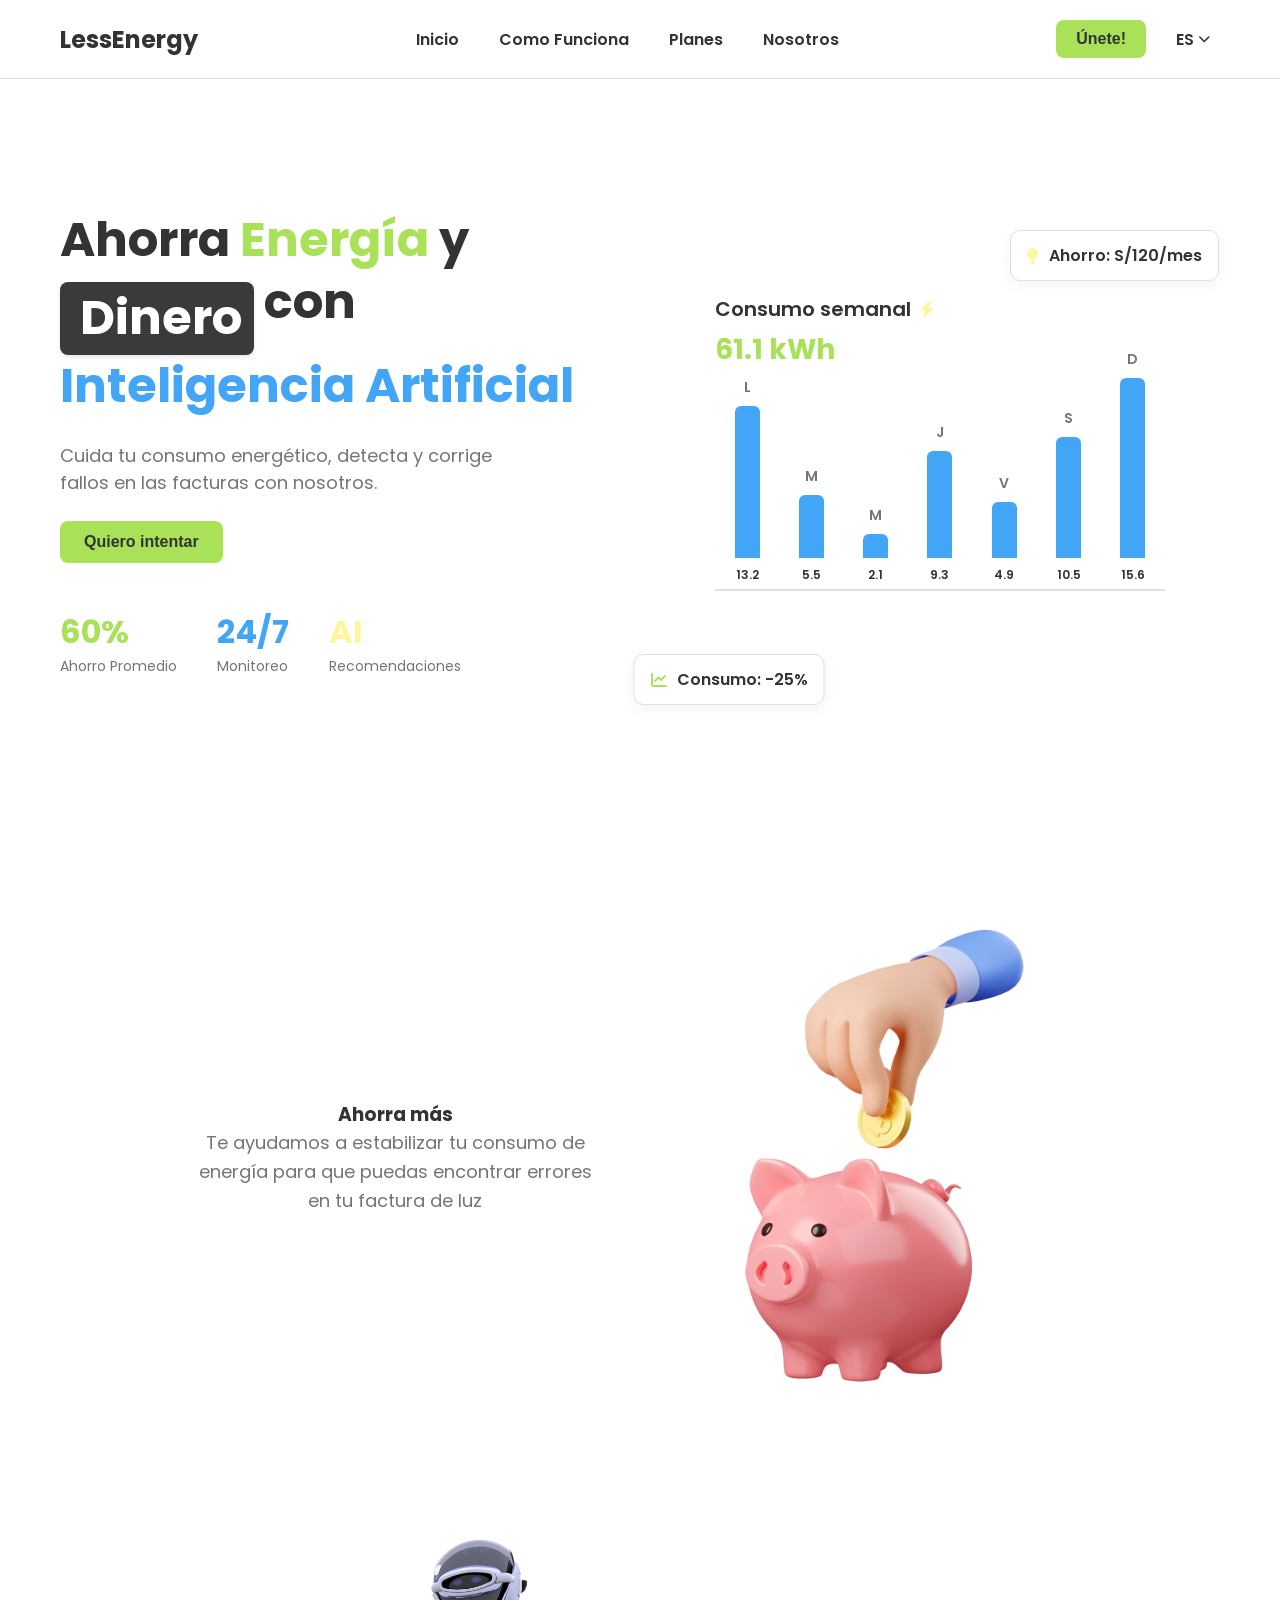
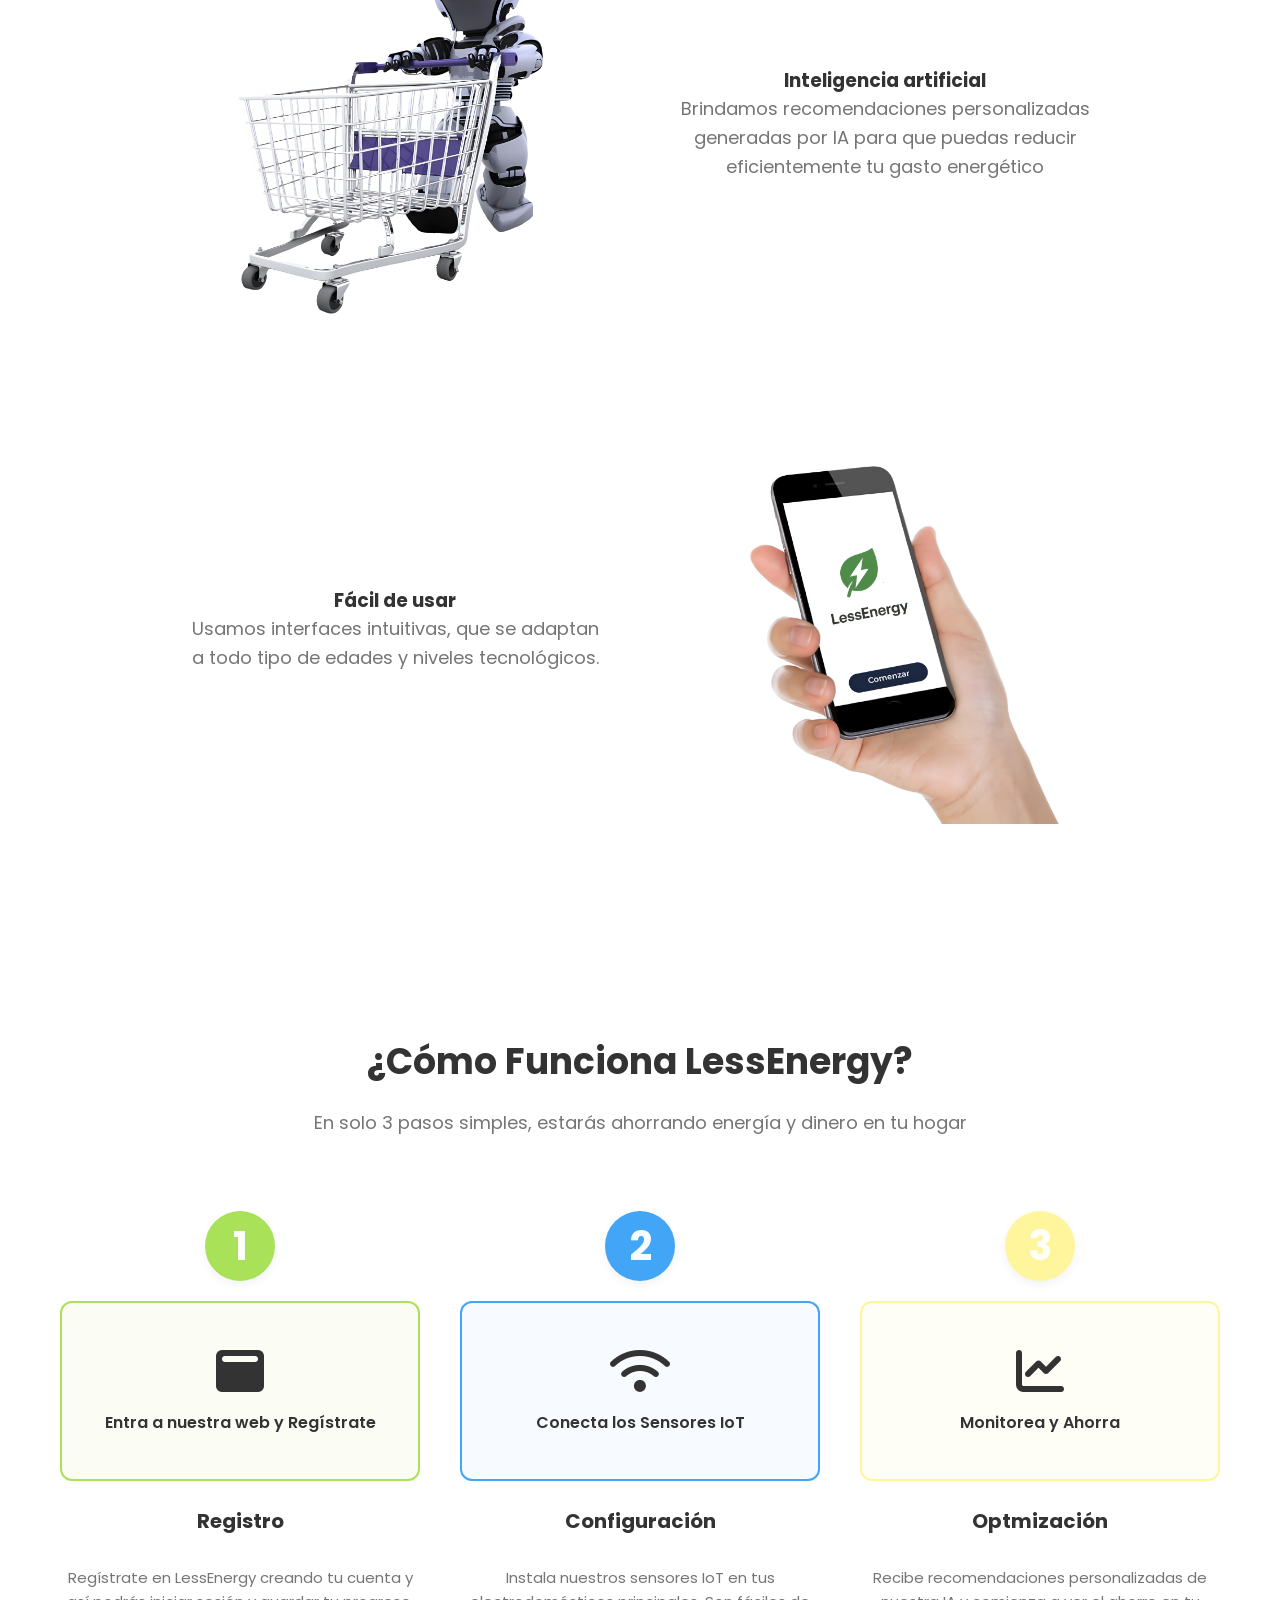
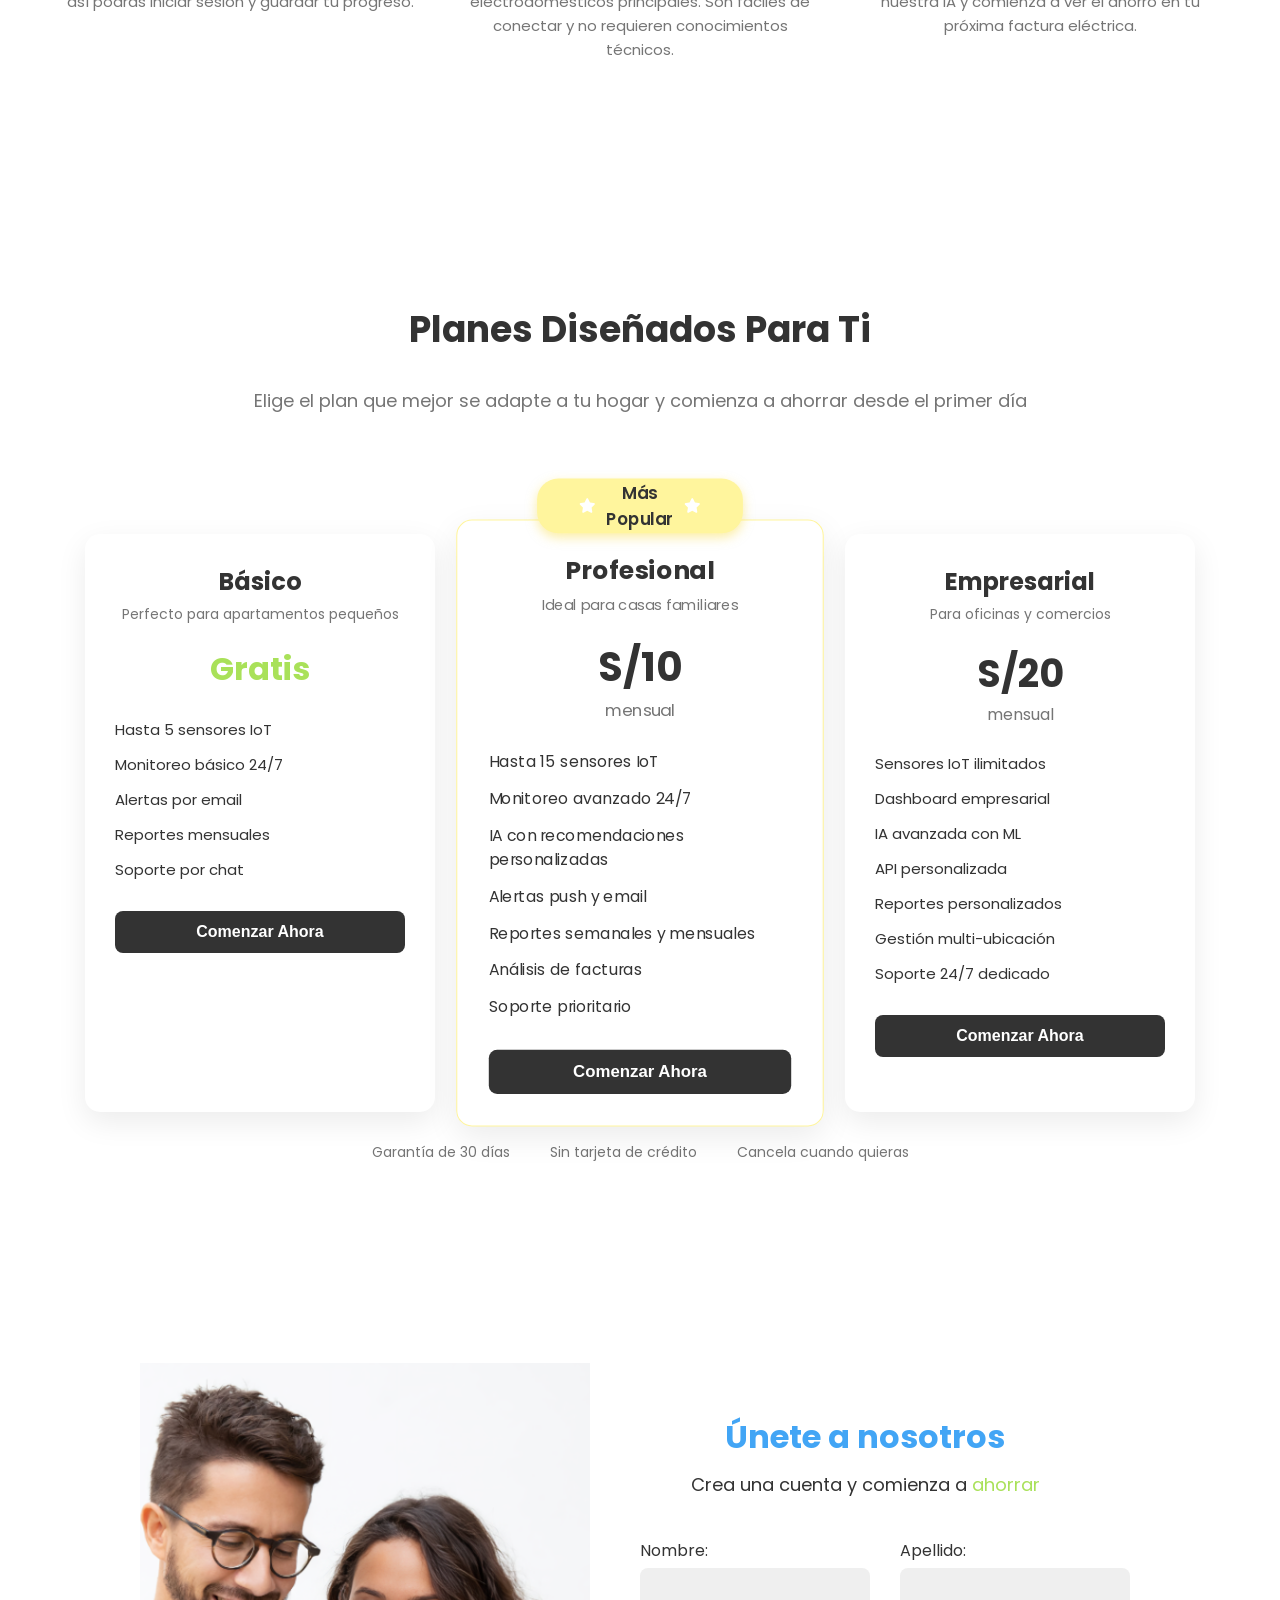
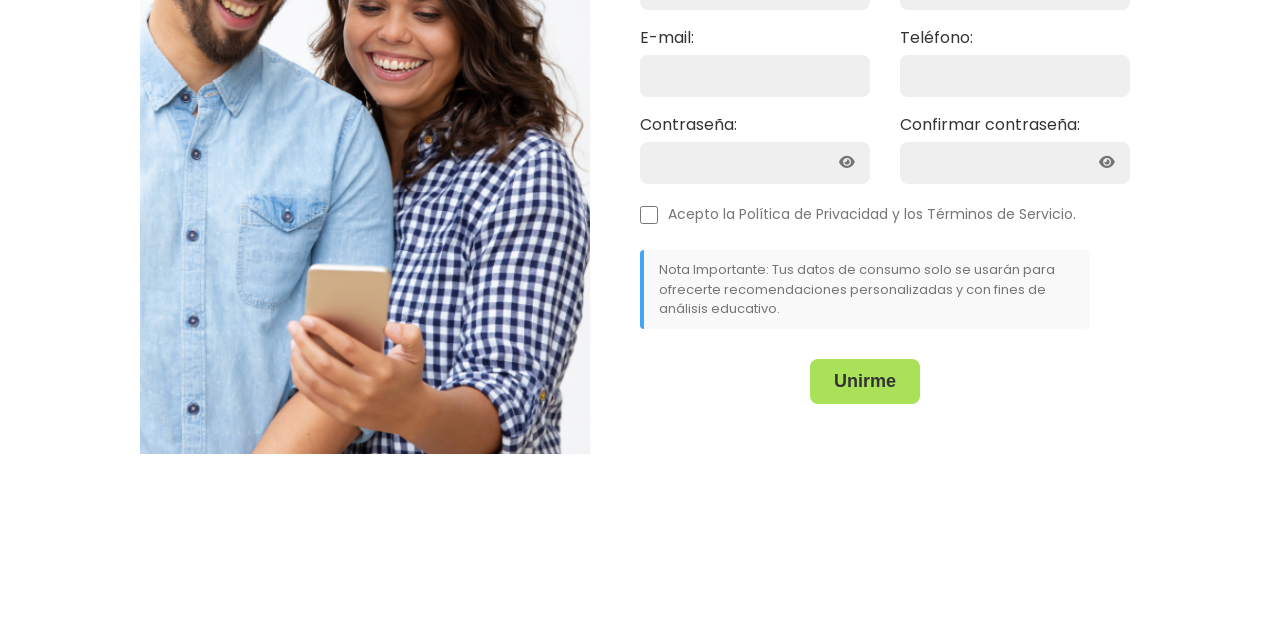
<file: public/index.html>
<!DOCTYPE html>
<html lang="es">
<head>
    <meta charset="UTF-8">
    <meta name="viewport" content="width=device-width, initial-scale=1.0">
    <title data-i18n="page_title">LessEnergy - Ahorra Energía</title>

    <!-- Favicon -->
    <link rel="icon" type="image/png" href="assets/favicon.png">

    <link rel="stylesheet" href="assets/styles/style.css">
    <link rel="preconnect" href="https://fonts.googleapis.com">
    <link rel="preconnect" href="https://fonts.gstatic.com" crossorigin>
    <link href="https://fonts.googleapis.com/css2?family=Poppins:wght@400;600;700&display=swap" rel="stylesheet">
    <link rel="stylesheet" href="https://cdnjs.cloudflare.com/ajax/libs/font-awesome/6.0.0-beta3/css/all.min.css">
</head>

<body>

    <header>
        <nav class="container">
            <a href="#inicio" class="logo" data-i18n="logo">
                <i class="fa-solid fa-leaf"></i>
                LessEnergy
            </a>
            <ul class="nav-links">
                <li><a href="#inicio" data-i18n="nav_inicio">Inicio</a></li>
                <li><a href="#como-funciona" data-i18n="nav_funciona">Como Funciona</a></li>
                <li><a href="#planes" data-i18n="nav_planes">Planes</a></li>
                <li><a href="#nosotros" data-i18n="nav_nosotros">Nosotros</a></li>
            </ul>
            <div class="nav-right">
    <div class="account-dropdown-container">
        <button class="btn-primary" id="accountToggle" data-i18n="nav_unete">Únete!</button>
        <div class="account-options" id="accountOptions">
            <a href="#" data-action="login" id="loginLink" data-i18n="nav_login">Iniciar Sesión</a>
            <a href="#" data-action="register" id="registerLink" data-i18n="nav_register">Crear Cuenta</a>
        </div>
    </div>
    
    <div class="lang-dropdown-container">
        <a href="#" class="lang-selector current-lang" id="langToggle">
        ES <i class="fa-solid fa-chevron-down"></i>
        </a>
        <div class="lang-options" id="langOptions">
            <a href="#" data-lang="es">ES</a>
            <a href="#" data-lang="en">ENG</a>
        </div>
    </div>
</div>
        </nav>
    </header>

    <div id="login-modal" style="display: none;" class="modal-overlay">
    <div class="login-container">
        <span class="close-btn">&times;</span>
        <h2 class="modal-title" data-i18n="login_title">Iniciar Sesión</h2>
        <form class="login-form">
            <div class="form-group">
                <label for="login-email">E-mail:</label>
                <input type="email" id="login-email" name="email" required>
            </div>
            <div class="form-group">
                <label for="login-password" data-i18n="form_pass">Contraseña:</label>
                <input type="password" id="login-password" name="password" required>
            </div>
            <button type="submit" class="btn-submit" data-i18n="login_btn">Ingresar</button>
        </form>
    </div>
</div>

    <main>
        <section class="hero container" id="inicio">
            
            <div class="hero-content">
                <h1 data-i18n-split="hero_title">
                    <span data-i18n="hero_title_p1">Ahorra</span> <span class="text-green" data-i18n="hero_title_p2">Energía</span> y 
                    <span class="text-highlight-black">
                        <i class="fa-solid fa-sack-dollar"></i><span data-i18n="hero_title_p3">Dinero</span>
                    </span> con 
                    <span class="text-blue" data-i18n="hero_title_p4">Inteligencia Artificial</span>
                </h1>
                <p data-i18n="hero_desc">
                    Cuida tu consumo energético, detecta y corrige fallos 
                    en las facturas con nosotros.
                </p>
                <button class="btn-secondary" data-i18n="hero_btn">Quiero intentar</button>

                <div class="hero-stats">
                    <div class="stat-item">
                        <span class="stat-number green">60%</span>
                        <span class="stat-label" data-i18n="stat_ahorro">Ahorro Promedio</span>
                    </div>
                    <div class="stat-item">
                        <span class="stat-number blue">24/7</span>
                        <span class="stat-label" data-i18n="stat_monitoreo">Monitoreo</span>
                    </div>
                    <div class="stat-item">
                        <span class="stat-number yellow">AI</span>
                        <span class="stat-label" data-i18n="stat_recs">Recomendaciones</span>
                    </div>
                </div>

                </div>

            <div class="hero-chart-container">
                <div class="stat-card" id="ahorro-card">
                    <i class="fa-solid fa-lightbulb"></i>
                    <span data-i18n="card_ahorro">Ahorro: S/120/mes</span>
                </div>

                <div class="chart-wrapper">
                    <div class="chart-header">
                        <h3 data-i18n="chart_title">Consumo semanal</h3>
                        <i class="fa-solid fa-bolt"></i>
                    </div>
                    <p class="total-kwh">61.1 kWh</p>

                    <div class="bar-chart">
                    </div>
                </div>

                <div class="stat-card" id="consumo-card">
                    <i class="fa-solid fa-chart-line"></i>
                    <span data-i18n="card_consumo">Consumo: -25%</span>
                </div>

                <div class="bg-stripes"></div>
            </div>
        </section>

        <section class="features container">

            <div class="feature-row">
                <div class="feature-content">
                    <h3 data-i18n="feat1_title">Ahorra más</h3>
                    <p data-i18n="feat1_desc">Te ayudamos a estabilizar tu consumo de energía para que puedas encontrar errores en tu factura de luz</p>
                </div>
                <div class="feature-image">
                    <img src="assets/images/ahorra-mas.png" alt="Mano depositando una moneda en una alcancía de cerdo">
                </div>
            </div>

            <div class="feature-row reverse">
                <div class="feature-image">
                    <img src="assets/images/inteligencia-artificial.png" alt="Robot con un carrito de compras">
                </div>
                <div class="feature-content">
                    <h3 data-i18n="feat2_title">Inteligencia artificial</h3>
                    <p data-i18n="feat2_desc">Brindamos recomendaciones personalizadas generadas por IA para que puedas reducir eficientemente tu gasto energético</p>
                </div>
            </div>

            <div class="feature-row">
                <div class="feature-content">
                    <h3 data-i18n="feat3_title">Fácil de usar</h3>
                    <p data-i18n="feat3_desc">Usamos interfaces intuitivas, que se adaptan a todo tipo de edades y niveles tecnológicos.</p>
                </div>
                <div class="feature-image">
                    <img src="assets/images/facil-de-usar.png" alt="Mano sosteniendo un teléfono con la aplicación LessEnergy">
                </div>
            </div>
        </section>
        <section class="how-it-works container" id="como-funciona">
            
            <h2 data-i18n="how_title">¿Cómo Funciona LessEnergy?</h2>
            <p class="subtitle" data-i18n="how_subtitle">En solo 3 pasos simples, estarás ahorrando energía y dinero en tu hogar</p>

            <div class="steps-container">

                <div class="step-item">
                    <div class="step-number-container">
                        <div class="step-number step-1">1</div>
                    </div>
                    <div class="step-box box-1">
                        <i class="fa-solid fa-window-maximize"></i>
                        <span data-i18n="step1_box">Entra a nuestra web y Regístrate</span>
                    </div>
                    <h3 data-i18n="step1_h3">Registro</h3>
                    <p data-i18n="step1_p">Regístrate en LessEnergy creando tu cuenta y así podrás iniciar sesión y guardar tu progreso.</p>
                </div>

                <div class="step-item">
                    <div class="step-number-container">
                        <div class="step-number step-2">2</div>
                    </div>
                    <div class="step-box box-2">
                        <i class="fa-solid fa-wifi"></i>
                        <span data-i18n="step2_box">Conecta los Sensores IoT</span>
                    </div>
                    <h3 data-i18n="step2_h3">Configuración</h3>
                    <p data-i18n="step2_p">Instala nuestros sensores IoT en tus electrodomésticos principales. Son fáciles de conectar y no requieren conocimientos técnicos.</p>
                </div>

                <div class="step-item">
                    <div class="step-number-container">
                        <div class="step-number step-3">3</div>
                    </div>
                    <div class="step-box box-3">
                        <i class="fa-solid fa-chart-line"></i>
                        <span data-i18n="step3_box">Monitorea y Ahorra</span>
                    </div>
                    <h3 data-i18n="step3_h3">Optmización</h3>
                    <p data-i18n="step3_p">Recibe recomendaciones personalizadas de nuestra IA y comienza a ver el ahorro en tu próxima factura eléctrica.</p>
                </div>

            </div>
        </section>
        <section class="plans container" id="planes">
            
            <h2 data-i18n="plans_title">Planes Diseñados Para Ti</h2>
            <p class="subtitle" data-i18n="plans_subtitle">Elige el plan que mejor se adapte a tu hogar y comienza a ahorrar desde el primer día</p>

            <div class="plans-container">

                <div class="plan-card">
                    <div class="plan-header">
                        <h3 data-i18n="plan1_title">Básico</h3>
                        <p data-i18n="plan1_desc">Perfecto para apartamentos pequeños</p>
                    </div>
                    <div class="plan-price">
                        <span class="price-main free" data-i18n="plan1_price">Gratis</span>
                    </div>
                    
                    <ul class="plan-features">
                        <li data-i18n="plan1_feat1"><i class="fa-solid fa-check"></i> Hasta 5 sensores IoT</li>
                        <li data-i18n="plan1_feat2"><i class="fa-solid fa-check"></i> Monitoreo básico 24/7</li>
                        <li data-i18n="plan1_feat3"><i class="fa-solid fa-check"></i> Alertas por email</li>
                        <li data-i18n="plan1_feat4"><i class="fa-solid fa-check"></i> Reportes mensuales</li>
                        <li data-i18n="plan1_feat5"><i class="fa-solid fa-check"></i> Soporte por chat</li>
                    </ul>

                    <button class="btn-dark" data-i18n="plan_btn">Comenzar Ahora</button>
                </div>

                <div class="plan-card popular">
                    <div class="popular-badge" data-i18n="plan_badge">Más Popular</div>
                    
                    <div class="plan-header">
                        <h3 data-i18n="plan2_title">Profesional</h3>
                        <p data-i18n="plan2_desc">Ideal para casas familiares</p>
                    </div>
                    <div class="plan-price">
                        <span class="price-main">S/10</span>
                        <span class="price-secondary" data-i18n="plan2_unit">mensual</span>
                    </div>

                    <ul class="plan-features">
                        <li data-i18n="plan2_feat1"><i class="fa-solid fa-check"></i> Hasta 15 sensores IoT</li>
                        <li data-i18n="plan2_feat2"><i class="fa-solid fa-check"></i> Monitoreo avanzado 24/7</li>
                        <li data-i18n="plan2_feat3"><i class="fa-solid fa-check"></i> IA con recomendaciones personalizadas</li>
                        <li data-i18n="plan2_feat4"><i class="fa-solid fa-check"></i> Alertas push y email</li>
                        <li data-i18n="plan2_feat5"><i class="fa-solid fa-check"></i> Reportes semanales y mensuales</li>
                        <li data-i18n="plan2_feat6"><i class="fa-solid fa-check"></i> Análisis de facturas</li>
                        <li data-i18n="plan2_feat7"><i class="fa-solid fa-check"></i> Soporte prioritario</li>
                    </ul>

                    <button class="btn-dark" data-i18n="plan_btn">Comenzar Ahora</button>
                </div>

                <div class="plan-card">
                    <div class="plan-header">
                        <h3 data-i18n="plan3_title">Empresarial</h3>
                        <p data-i18n="plan3_desc">Para oficinas y comercios</p>
                    </div>
                    <div class="plan-price">
                        <span class="price-main">S/20</span>
                        <span class="price-secondary" data-i18n="plan3_unit">mensual</span>
                    </div>

                    <ul class="plan-features">
                        <li data-i18n="plan3_feat1"><i class="fa-solid fa-check"></i> Sensores IoT ilimitados</li>
                        <li data-i18n="plan3_feat2"><i class="fa-solid fa-check"></i> Dashboard empresarial</li>
                        <li data-i18n="plan3_feat3"><i class="fa-solid fa-check"></i> IA avanzada con ML</li>
                        <li data-i18n="plan3_feat4"><i class="fa-solid fa-check"></i> API personalizada</li>
                        <li data-i18n="plan3_feat5"><i class="fa-solid fa-check"></i> Reportes personalizados</li>
                        <li data-i18n="plan3_feat6"><i class="fa-solid fa-check"></i> Gestión multi-ubicación</li>
                        <li data-i18n="plan3_feat7"><i class="fa-solid fa-check"></i> Soporte 24/7 dedicado</li>
                    </ul>

                    <button class="btn-dark" data-i18n="plan_btn">Comenzar Ahora</button>
                </div>

            </div>

            <div class="legal-info">
                <span data-i18n="legal1"><i class="fa-solid fa-shield-halved"></i> Garantía de 30 días</span>
                <span data-i18n="legal2"><i class="fa-solid fa-credit-card"></i> Sin tarjeta de crédito</span>
                <span data-i18n="legal3"><i class="fa-solid fa-xmark"></i> Cancela cuando quieras</span>
            </div>
        </section>
        <section class="join-us-section" id="nosotros">
        <div class="container join-us-container">
            
            <div class="join-image">
                <img src="assets/images/pareja-registro.jpg" alt="Pareja sonriente mirando un teléfono">
            </div>

            <div class="join-form-wrapper">
                
                <h2 data-i18n="join_title">Únete a nosotros</h2>
                <p class="subtitle" data-i18n-split="join_subtitle">
                    <span data-i18n="join_subtitle_p1">Crea una cuenta y comienza a</span> 
                    <span class="text-green-light" data-i18n="join_subtitle_p2">ahorrar</span>
                </p>

                <form class="join-form">
                    
                    <div class="form-row">
                        <div class="form-group">
                            <label for="nombre" data-i18n="form_nombre">Nombre:</label>
                            <input type="text" id="nombre" name="nombre">
                        </div>
                        <div class="form-group">
                            <label for="apellido" data-i18n="form_apellido">Apellido:</label>
                            <input type="text" id="apellido" name="apellido">
                        </div>
                    </div>

                    <div class="form-row">
                        <div class="form-group">
                            <label for="email" data-i18n="form_email"><i class="fa-solid fa-envelope"></i> E-mail:</label>
                            <input type="email" id="email" name="email">
                        </div>
                        <div class="form-group">
                            <label for="telefono" data-i18n="form_tel"><i class="fa-solid fa-phone"></i> Teléfono:</label>
                            <input type="tel" id="telefono" name="telefono">
                        </div>
                    </div>

                    <div class="form-row">
                     <div class="form-group">
                         <label for="password" data-i18n="form_pass"><i class="fa-solid fa-lock"></i> Contraseña:</label>
                         <input type="password" id="password" name="password">
                          <i class="fa-solid fa-eye eye-icon" id="togglePasswordMain"></i>
                     </div>
                     <div class="form-group password-confirm">
                         <label for="confirm-password" data-i18n="form_conf_pass">Confirmar contraseña:</label>
                         <input type="password" id="confirm-password" name="confirm-password">
                         <i class="fa-solid fa-eye eye-icon" id="togglePassword"></i>
                     </div>
                    </div>

                    <div class="form-group privacy-consent">
                       <input type="checkbox" id="privacy" name="privacy" required>
                       <label for="privacy" data-i18n="form_privacy_legal">
                         Acepto la <a href="#politicas" class="text-green-light">Política de Privacidad</a> y los <a href="#terminos" class="text-green-light">Términos de Servicio</a>.
                       </label>
                    </div>

                    <p class="privacy-note" data-i18n="form_privacy_note">
                        **Nota Importante:** Tus datos de consumo solo se usarán para ofrecerte recomendaciones personalizadas y con **fines de análisis educativo**.
                    </p>

                    <button type="submit" class="btn-submit" data-i18n="form_btn">Unirme</button>
                </form>

            </div>
        </div>
    </section>
    </main>

    <script src="assets/scripts/script.js"></script>
</body>
</html>
</file>
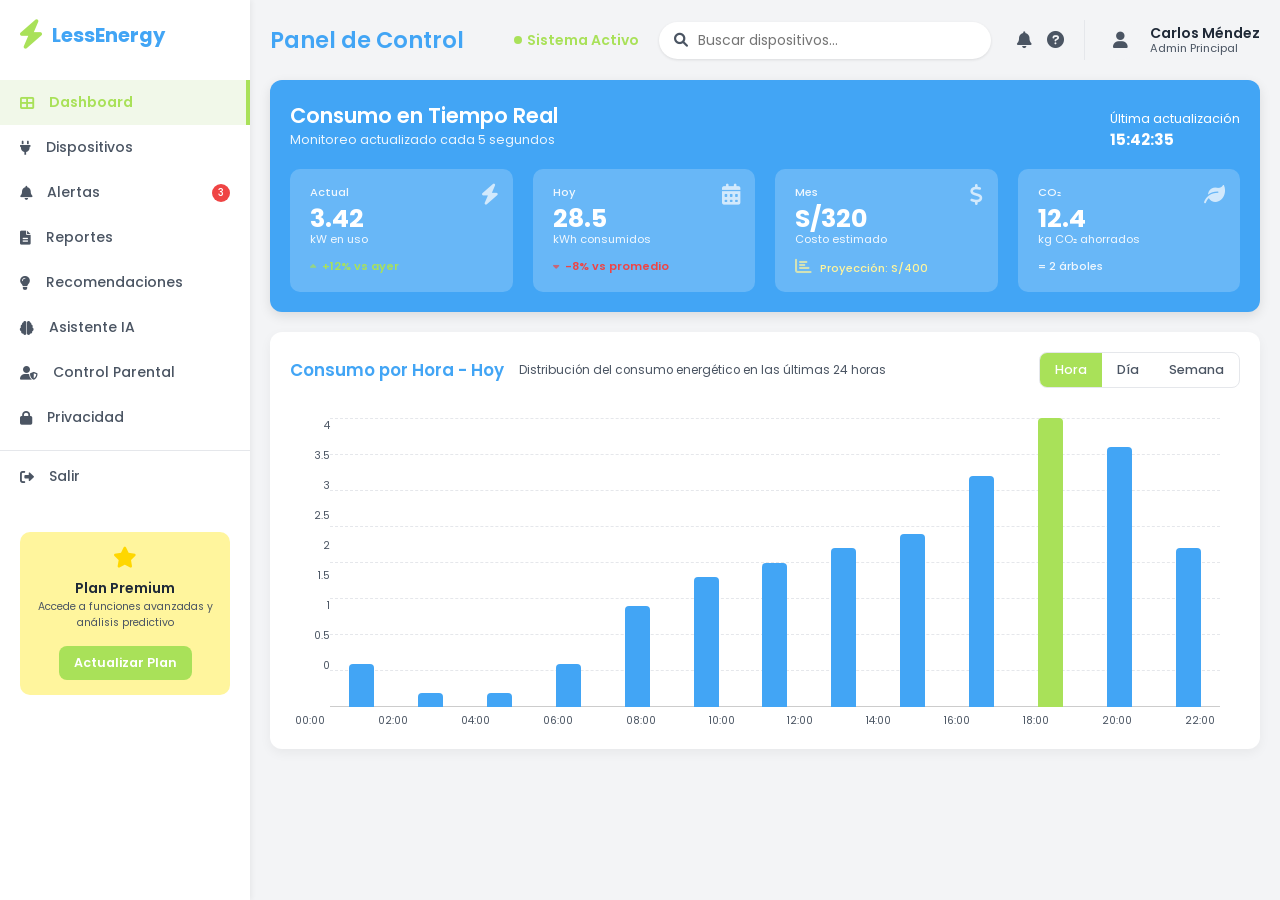
<file: public/app_panel.html>
<!DOCTYPE html>
<html lang="es">
<head>
    <meta charset="UTF-8">
    <meta name="viewport" content="width=device-width, initial-scale=1.0">
    <title>LessEnergy - Panel de Control</title>
    <link rel="stylesheet" href="assets/styles/panel.css"> 
    <link href="https://fonts.googleapis.com/css2?family=Poppins:wght@400;500;600;700&display=swap" rel="stylesheet">
    <link rel="stylesheet" href="https://cdnjs.cloudflare.com/ajax/libs/font-awesome/6.0.0-beta3/css/all.min.css">
</head>
<body>
    <div class="dashboard-container">
        
        <aside class="sidebar">
            <div class="logo">
                <i class="fas fa-bolt"></i>
                LessEnergy
            </div>
            <nav class="main-nav">
                <ul>
                    <li class="nav-link active" data-page="page-dashboard"><i class="fas fa-th-large"></i> Dashboard</li>
                    <li class="nav-link" data-page="page-dispositivos"><i class="fas fa-plug"></i> Dispositivos</li>
                    <li class="nav-link" data-page="page-alertas"><i class="fas fa-bell"></i> Alertas <span class="badge">3</span></li>
                    <li class="nav-link" data-page="page-reportes"><i class="fas fa-file-alt"></i> Reportes</li>
                    <li class="nav-link" data-page="page-recomendaciones"><i class="fas fa-lightbulb"></i> Recomendaciones</li>
                    <li class="nav-link" data-page="page-asistente"><i class="fas fa-brain"></i> Asistente IA</li>
                    <li class="nav-link" data-page="page-parental"><i class="fas fa-user-shield"></i> Control Parental</li>
                    <li class="nav-link" data-page="page-privacidad"><i class="fas fa-lock"></i> Privacidad</li>
                    <li class="logout-item" onclick="window.location.href='index.html'">
                        <i class="fas fa-sign-out-alt"></i> Salir
                    </li>
                </ul>
            </nav>
            <div class="premium-plan">
                <i class="fas fa-star"></i>
                <p>Plan Premium</p>
                <small>Accede a funciones avanzadas y análisis predictivo</small>
                <button class="upgrade-btn">Actualizar Plan</button>
            </div>
        </aside>

        <main class="main-content">
            
            <header class="top-header">
                <h2>Panel de Control</h2>
                <div class="system-status">
                    <span class="status-dot"></span>
                    Sistema Activo
                </div>
                <div class="search-bar">
                    <i class="fas fa-search"></i>
                    <input type="text" placeholder="Buscar dispositivos...">
                </div>
                <div class="icons">
                    <i class="fas fa-bell"></i>
                    <i class="fas fa-question-circle"></i>
                </div>
                <div class="user-info">
    <div class="avatar">
        <i class="fas fa-user"></i> </div>
    <div class="details">
        <p class="name">Carlos Méndez</p>
        <p class="role">Admin Principal</p>
    </div>
</div>
            </header>

            <div id="page-dashboard">
                <section class="real-time-consumption">
                    <div class="header-rt">
                        <h3>Consumo en Tiempo Real</h3>
                        <p>Monitoreo actualizado cada 5 segundos</p>
                    </div>
                    <p class="last-update">Última actualización <span>15:42:35</span></p>

                    <div class="kpi-cards">
                        <div class="card current-power">
                            <i class="fas fa-bolt"></i>
                            <p class="label">Actual</p>
                            <p class="value">3.42</p>
                            <p class="unit">kW en uso</p>
                            <p class="trend up"><i class="fas fa-caret-up"></i> +12% vs ayer</p>
                        </div>
                        <div class="card daily-consumption">
                            <i class="fas fa-calendar-alt"></i>
                            <p class="label">Hoy</p>
                            <p class="value">28.5</p>
                            <p class="unit">kWh consumidos</p>
                            <p class="trend down"><i class="fas fa-caret-down"></i> -8% vs promedio</p>
                        </div>
                        <div class="card estimated-cost">
                            <i class="fas fa-dollar-sign"></i>
                            <p class="label">Mes</p>
                            <p class="value">S/320</p>
                            <p class="unit">Costo estimado</p>
                            <p class="projection"><i class="fas fa-chart-bar"></i> Proyección: S/400</p>
                        </div>
                        <div class="card co2-savings">
                            <i class="fas fa-leaf"></i>
                            <p class="label">CO₂</p>
                            <p class="value">12.4</p>
                            <p class="unit">kg CO₂ ahorrados</p>
                            <p class="equivalent">= 2 árboles</p>
                        </div>
                    </div>
                </section>

                <section class="hourly-consumption-chart">
                    <div class="chart-header">
                        <h4>Consumo por Hora - Hoy</h4>
                        <p>Distribución del consumo energético en las últimas 24 horas</p>
                        <div class="chart-tabs">
                            <button class="tab active">Hora</button>
                            <button class="tab">Día</button>
                            <button class="tab">Semana</button>
                        </div>
                    </div>
                    <div class="chart-area">
                        <div class="bar-chart-simulation">
                            <div class="y-axis">
                                <span>4</span>
                                <span>3.5</span>
                                <span>3</span>
                                <span>2.5</span>
                                <span>2</span>
                                <span>1.5</span>
                                <span>1</span>
                                <span>0.5</span>
                                <span>0</span>
                            </div>

                            <div class="chart-grid-and-bars">
                                <div class="chart-grid">
                                    <div class="chart-grid-line"></div>
                                    <div class="chart-grid-line"></div>
                                    <div class="chart-grid-line"></div>
                                    <div class="chart-grid-line"></div>
                                    <div class="chart-grid-line"></div>
                                    <div class="chart-grid-line"></div>
                                    <div class="chart-grid-line"></div>
                                    <div class="chart-grid-line"></div>
                                    <div class="chart-grid-line"></div>
                                </div>

                                <div class="bars">
                                    <div class="bar" style="height: 15%;"></div>
                                    <div class="bar" style="height: 5%;"></div>
                                    <div class="bar" style="height: 5%;"></div>
                                    <div class="bar" style="height: 15%;"></div>
                                    <div class="bar" style="height: 35%;"></div>
                                    <div class="bar" style="height: 45%;"></div>
                                    <div class="bar" style="height: 50%;"></div>
                                    <div class="bar" style="height: 55%;"></div>
                                    <div class="bar" style="height: 60%;"></div>
                                    <div class="bar" style="height: 80%;"></div>
                                    <div class="bar max-bar" style="height: 100%;"></div>
                                    <div class="bar" style="height: 90%;"></div>
                                    <div class="bar" style="height: 55%;"></div>
                                </div>
                            </div>
                        </div>

                        <div class="x-axis-labels">
                            <span>00:00</span>
                            <span>02:00</span>
                            <span>04:00</span>
                            <span>06:00</span>
                            <span>08:00</span>
                            <span>10:00</span>
                            <span>12:00</span>
                            <span>14:00</span>
                            <span>16:00</span>
                            <span>18:00</span>
                            <span>20:00</span>
                            <span>22:00</span>
                        </div>
                    </div>
                </section>
            </div>
            <div id="page-dispositivos" class="devices-page-content hidden-page">

                <div class="automation-section">
    
    <div class="automation-header">
        <h2>Programación de Apagado Automático</h2>
        <p>Configura horarios para apagar dispositivos automáticamente</p>
        <button class="btn-new-program">
            <i class="fas fa-plus"></i> Nueva Programación
        </button>
    </div>

    <div class="program-card active-program">
        <div class="program-icon icon-blue-bg">
            <i class="fas fa-moon"></i>
        </div>
        <div class="program-details">
            <h3 class="program-title">Apagado Nocturno - Sala</h3>
            <p class="program-devices">TV, Luces, Aire Acondicionado</p>
            <div class="program-meta">
                <span class="meta-item"><i class="fas fa-calendar-alt"></i> Lunes a Viernes</span>
                <span class="meta-item"><i class="fas fa-bell"></i> Notificación 5 min antes</span>
            </div>
        </div>
        <div class="program-time">
            23:00 hrs
        </div>
        <div class="switch-container">
            <label class="switch-toggle">
                <input type="checkbox" checked>
                <span class="slider-toggle"></span>
            </label>
        </div>
    </div>

    <div class="program-card active-program">
        <div class="program-icon icon-green-bg">
            <i class="fas fa-cog"></i>
        </div>
        <div class="program-details">
            <h3 class="program-title">Ahorro Diurno - Dormitorios</h3>
            <p class="program-devices">Luces, Ventiladores</p>
            <div class="program-meta">
                <span class="meta-item"><i class="fas fa-calendar-alt"></i> Todos los días</span>
                <span class="meta-item"><i class="fas fa-bell-slash"></i> Sin notificación</span>
            </div>
        </div>
        <div class="program-time">
            08:00 hrs
        </div>
        <div class="switch-container">
            <label class="switch-toggle">
                <input type="checkbox" checked>
                <span class="slider-toggle"></span>
            </label>
        </div>
    </div>

    <div class="program-card inactive-program">
        <div class="program-icon icon-gray-bg">
            <i class="fas fa-power-off"></i>
        </div>
        <div class="program-details">
            <h3 class="program-title">Apagado Fin de Semana</h3>
            <p class="program-devices">Oficina - Todos los dispositivos</p>
            <div class="program-meta">
                <span class="meta-item"><i class="fas fa-calendar-alt"></i> Sábado y Domingo</span>
                <span class="meta-item tag-inactive">INACTIVO</span>
            </div>
        </div>
        <div class="program-time">
            18:00 hrs
        </div>
        <div class="switch-container">
            <label class="switch-toggle">
                <input type="checkbox">
                <span class="slider-toggle"></span>
            </label>
        </div>
    </div>

</div>                
                <div class="devices-header">
                    <h2>Dispositivos Conectados</h2>
                    <p>24 dispositivos activos en tu red</p>
                    <button class="btn-add-device">
                        <i class="fas fa-plus"></i> Agregar Dispositivo
                    </button>
                </div>

                <div class="devices-grid">
                    
                    <div class="device-card high-alert">
                        <div class="device-info">
                            <i class="fas fa-temperature-low icon-red"></i>
                            <div class="text-group">
                                <p class="name">Aire Acondicionado</p>
                                <small class="zone">Sala Principal</small>
                            </div>
                        </div>
                        <span class="status-tag tag-red">ALERTA ALTA</span>
                        
                        <div class="consumption-data">
                            <p class="label">Consumo actual</p>
                            <p class="value">2.8 <span class="unit">kW</span></p>
                        </div>

                        <div class="usage-bar">
                            <div class="progress-bar">
                                <div class="progress-fill" style="width: 85%;"></div>
                            </div>
                            <div class="limit-info">
                                <small>85% del límite</small>
                                <small>3.3 kW máx</small>
                            </div>
                        </div>
                        
                        <div class="actions">
                            <button class="btn-details"><i class="fas fa-info-circle"></i> Detalles</button>
                            <button class="btn-action btn-red"><i class="fas fa-power-off"></i> Apagar</button>
                        </div>
                    </div>

                    <div class="device-card media-use">
                        <div class="device-info">
                            <i class="fas fa-tv icon-yellow"></i>
                            <div class="text-group">
                                <p class="name">Smart TV 55"</p>
                                <small class="zone">Dormitorio Principal</small>
                            </div>
                        </div>
                        <span class="status-tag tag-yellow">MEDIA</span>
                        
                        <div class="consumption-data">
                            <p class="label">Consumo actual</p>
                            <p class="value">0.18 <span class="unit">kW</span></p>
                        </div>

                        <div class="usage-bar">
                            <div class="progress-bar">
                                <div class="progress-fill" style="width: 45%;"></div>
                            </div>
                            <div class="limit-info">
                                <small>45% del límite</small>
                                <small>0.4 kW máx</small>
                            </div>
                        </div>
                        
                        <div class="actions">
                            <button class="btn-details"><i class="fas fa-info-circle"></i> Detalles</button>
                            <button class="btn-action btn-yellow-action"><i class="fas fa-power-off"></i> Apagar</button>
                        </div>
                    </div>

                    <div class="device-card normal-use">
                        <div class="device-info">
                            <i class="fas fa-lightbulb icon-green"></i>
                            <div class="text-group">
                                <p class="name">Luces LED</p>
                                <small class="zone">Cocina</small>
                            </div>
                        </div>
                        <span class="status-tag tag-green">NORMAL</span>
                        
                        <div class="consumption-data">
                            <p class="label">Consumo actual</p>
                            <p class="value">0.024 <span class="unit">kW</span></p>
                        </div>

                        <div class="usage-bar">
                            <div class="progress-bar">
                                <div class="progress-fill" style="width: 15%;"></div>
                            </div>
                            <div class="limit-info">
                                <small>15% del límite</small>
                                <small>0.16 kW máx</small>
                            </div>
                        </div>
                        
                        <div class="actions">
                            <button class="btn-details"><i class="fas fa-info-circle"></i> Detalles</button>
                            <button class="btn-action btn-green-action"><i class="fas fa-power-off"></i> Apagar</button>
                        </div>
                    </div>
                    
                    <div class="device-card normal-use">
                        <div class="device-info">
                            <i class="fas fa-snowflake icon-green"></i>
                            <div class="text-group">
                                <p class="name">Refrigerador</p>
                                <small class="zone">Cocina</small>
                            </div>
                        </div>
                        <span class="status-tag tag-green">NORMAL</span>
                        
                        <div class="consumption-data">
                            <p class="label">Consumo actual</p>
                            <p class="value">0.15 <span class="unit">kW</span></p>
                        </div>

                        <div class="usage-bar">
                            <div class="progress-bar">
                                <div class="progress-fill" style="width: 25%;"></div>
                            </div>
                            <div class="limit-info">
                                <small>25% del límite</small>
                                <small>0.6 kW máx</small>
                            </div>
                        </div>
                        
                        <div class="actions">
                            <button class="btn-details"><i class="fas fa-info-circle"></i> Detalles</button>
                            <button class="btn-blocked"><i class="fas fa-lock"></i> Bloqueado</button>
                        </div>
                    </div>

                    <div class="device-card media-use">
                        <div class="device-info">
                            <i class="fas fa-laptop icon-yellow"></i>
                            <div class="text-group">
                                <p class="name">Computadora</p>
                                <small class="zone">Oficina</small>
                            </div>
                        </div>
                        <span class="status-tag tag-yellow">MEDIA</span>
                        
                        <div class="consumption-data">
                            <p class="label">Consumo actual</p>
                            <p class="value">0.32 <span class="unit">kW</span></p>
                        </div>

                        <div class="usage-bar">
                            <div class="progress-bar">
                                <div class="progress-fill" style="width: 53%;"></div>
                            </div>
                            <div class="limit-info">
                                <small>53% del límite</small>
                                <small>0.6 kW máx</small>
                            </div>
                        </div>
                        
                        <div class="actions">
                            <button class="btn-details"><i class="fas fa-info-circle"></i> Detalles</button>
                            <button class="btn-action btn-yellow-action"><i class="fas fa-power-off"></i> Apagar</button>
                        </div>
                    </div>

                    <div class="device-card high-alert">
                        <div class="device-info">
                            <i class="fas fa-fire icon-red"></i>
                            <div class="text-group">
                                <p class="name">Horno Eléctrico</p>
                                <small class="zone">Cocina</small>
                            </div>
                        </div>
                        <span class="status-tag tag-red">ALERTA ALTA</span>
                        
                        <div class="consumption-data">
                            <p class="label">Consumo actual</p>
                            <p class="value">2.2 <span class="unit">kW</span></p>
                        </div>

                        <div class="usage-bar">
                            <div class="progress-bar">
                                <div class="progress-fill" style="width: 88%;"></div>
                            </div>
                            <div class="limit-info">
                                <small>88% del límite</small>
                                <small>2.5 kW máx</small>
                            </div>
                        </div>
                        
                        <div class="actions">
                            <button class="btn-details"><i class="fas fa-info-circle"></i> Detalles</button>
                            <button class="btn-action btn-red"><i class="fas fa-power-off"></i> Apagar</button>
                        </div>
                    </div>

                </div> <div class="auto-detection-section">
                    <div class="auto-detection-header">
                        <h3>Detección Automática de Dispositivos</h3>
                        <p>Nuevos dispositivos encontrados en tu red</p>
                        <button class="btn-scan">
                            <i class="fas fa-sync-alt"></i> Escanear Red
                        </button>
                    </div>

                    <div class="new-devices-container">
                        <div class="new-device-card">
                            <div class="device-icon-new">
                                <i class="fas fa-gamepad"></i>
                            </div>
                            <div class="device-details-new">
                                <p class="name">PlayStation 5</p>
                                <small class="status">Dispositivo detectado</small>
                                <small class="ip">192.168.1.145</small>
                            </div>
                            <span class="tag-new">Nuevo</span>

                            <div class="add-device-actions">
                                <div class="zone-select-group">
                                    <select>
                                        <option>Seleccionar zona</option>
                                    </select>
                                </div>
                                <button class="btn-add-small">
                                    <i class="fas fa-plus"></i> Agregar
                                </button>
                            </div>
                        </div>
                        
                        <div class="new-device-card">
                            <div class="device-icon-new">
                                <i class="fas fa-question-circle"></i>
                            </div>
                            <div class="device-details-new">
                                <p class="name">Microondas Smart</p>
                                <small class="status">Dispositivo detectado</small>
                                <small class="ip">192.168.1.178</small>
                            </div>
                            <span class="tag-new">Nuevo</span>

                            <div class="add-device-actions">
                                <div class="zone-select-group">
                                    <select>
                                        <option>Seleccionar zona</option>
                                    </select>
                                </div>
                                <button class="btn-add-small">
                                    <i class="fas fa-plus"></i> Agregar
                                </button>
                            </div>
                        </div>
                    </div>
                </div>
             </div>
            <div id="page-consumo" class="hidden-page"></div>
            <div id="page-alertas" class="hidden-page page-alerts-content">

    <div class="alerts-main-header">
        <i class="fas fa-bell icon-red-alert"></i>
        <div>
            <h2>Alertas y Notificaciones</h2>
            <p>Gestiona y actúa sobre los eventos importantes de tu red (3 alertas críticas)</p>
        </div>
        <button class="btn-clear-alerts">
            <i class="fas fa-check-double"></i> Marcar Todo como Leído
        </button>
    </div>

    <div class="alerts-grid">

        <div class="alert-card alert-high">
            <div class="alert-icon icon-high">
                <i class="fas fa-chart-line"></i>
            </div>
            <div class="alert-details">
                <h3 class="alert-title">Consumo Anómalo Nocturno</h3>
                <p class="alert-message">Detectado un pico de consumo inusual (1.5 kW) entre 02:00 y 04:00 AM, fuera de las reglas de automatización.</p>
                <span class="alert-timestamp">Hace 1 hora</span>
            </div>
            <div class="alert-actions">
                <button class="btn-action-primary">Ver Reporte</button>
                <button class="btn-action-secondary">Silenciar 24h</button>
            </div>
        </div>

        <div class="alert-card alert-medium">
            <div class="alert-icon icon-medium">
                <i class="fas fa-child"></i>
            </div>
            <div class="alert-details">
                <h3 class="alert-title">Límite de Tiempo Alcanzado - Consola</h3>
                <p class="alert-message">El tiempo de uso permitido (3h) para la Consola en la Zona de Juegos ha expirado. Dispositivo apagado.</p>
                <span class="alert-timestamp">Hace 4 horas</span>
            </div>
            <div class="alert-actions">
                <button class="btn-action-primary">Extender Tiempo</button>
                <button class="btn-action-secondary">Marcar Leído</button>
            </div>
        </div>

        <div class="alert-card alert-low">
            <div class="alert-icon icon-low">
                <i class="fas fa-cog"></i>
            </div>
            <div class="alert-details">
                <h3 class="alert-title">Configuración Guardada</h3>
                <p class="alert-message">La regla de "Ahorro Diurno - Dormitorios" fue actualizada y guardada correctamente a las 18:00 hrs.</p>
                <span class="alert-timestamp">Ayer</span>
            </div>
            <div class="alert-actions">
                <button class="btn-action-primary">Ver Detalles</button>
                <button class="btn-action-secondary">Archivar</button>
            </div>
        </div>

    </div>
</div>
            <div id="page-automatizacion" class="hidden-page"></div>
            <div id="page-reportes" class="hidden-page page-reports-content">

    <div class="reports-header">
        <h2>Reportes de Consumo</h2>
        <p>Análisis detallado de tu consumo energético</p>
        <div class="report-controls">
            <button class="report-tab active">Diario</button>
            <button class="report-tab">Semanal</button>
            <button class="report-tab">Mensual</button>
            <button class="btn-export"><i class="fas fa-file-export"></i> Exportar</button>
        </div>
    </div>
    
    <div class="reports-top-charts">
        
        <div class="chart-card chart-area-consumption">
            <h3 class="chart-title">Consumo por Hora - Últimas 24h</h3>
                        <div class="chart-simulation-area-consumption">
                <div class="area-chart-labels-y">
                    <span>4</span>
                    <span>3</span>
                    <span>2</span>
                    <span>1</span>
                    <span>0</span>
                </div>
                <div class="area-chart-labels-x">
                    <span>00:00</span>
                    <span>04:00</span>
                    <span>08:00</span>
                    <span>12:00</span>
                    <span>16:00</span>
                    <span>20:00</span>
                    <span>23:59</span>
                </div>
            </div>
        </div>

        <div class="chart-card chart-pie-distribution">
            <h3 class="chart-title">Distribución por Zona</h3>
                        <div class="chart-simulation-pie">
                <div class="pie-chart-placeholder">
                    <div class="slice slice-blue"></div>
                    <div class="slice slice-purple"></div>
                    <div class="slice slice-orange"></div>
                    <div class="slice slice-green"></div>
                </div>
                <div class="pie-legend">
                    <div><span class="dot dot-blue"></span> Sala (35%)</div>
                    <div><span class="dot dot-purple"></span> Cocina (5%)</div>
                    <div><span class="dot dot-orange"></span> Dormitorios (20%)</div>
                    <div><span class="dot dot-green"></span> Oficina (28%)</div>
                </div>
            </div>
        </div>
    </div>

    <div class="reports-bottom-charts">
        <div class="chart-card chart-bar-comparative">
            <h3 class="chart-title">Comparativa Semanal</h3>
            <div class="chart-simulation-bar-comparative">
                <div class="bar-y-axis">
                    <span>40</span>
                    <span>30</span>
                    <span>20</span>
                    <span>10</span>
                    <span>0</span>
                </div>
                <div class="bar-comparative-container">
                    <div class="bar-group" data-label="Lun">
                        <div class="bar-comp bar-current" style="height: 60%;"></div>
                        <div class="bar-comp bar-previous" style="height: 70%;"></div>
                    </div>
                    <div class="bar-group" data-label="Mar">
                        <div class="bar-comp bar-current" style="height: 55%;"></div>
                        <div class="bar-comp bar-previous" style="height: 65%;"></div>
                    </div>
                    <div class="bar-group" data-label="Mié">
                        <div class="bar-comp bar-current" style="height: 65%;"></div>
                        <div class="bar-comp bar-previous" style="height: 75%;"></div>
                    </div>
                    <div class="bar-group" data-label="Jue">
                        <div class="bar-comp bar-current" style="height: 60%;"></div>
                        <div class="bar-comp bar-previous" style="height: 70%;"></div>
                    </div>
                    <div class="bar-group" data-label="Vie">
                        <div class="bar-comp bar-current" style="height: 75%;"></div>
                        <div class="bar-comp bar-previous" style="height: 85%;"></div>
                    </div>
                    <div class="bar-group" data-label="Sáb">
                        <div class="bar-comp bar-current" style="height: 70%;"></div>
                        <div class="bar-comp bar-previous" style="height: 90%;"></div>
                    </div>
                    <div class="bar-group" data-label="Dom">
                        <div class="bar-comp bar-current" style="height: 60%;"></div>
                        <div class="bar-comp bar-previous" style="height: 75%;"></div>
                    </div>
                </div>
            </div>
            <div class="comparative-legend">
                <span class="legend-item"><span class="legend-dot dot-blue"></span> Semana Actual</span>
                <span class="legend-item"><span class="legend-dot dot-gray"></span> Semana Anterior</span>
            </div>
        </div>
    </div>
</div>
            <div id="page-recomendaciones" class="hidden-page page-recommendations-content">

    <div class="recommendations-header">
        <div class="header-icon-container">
            <i class="fas fa-chart-line"></i>
        </div>
        <div>
            <h2>Recomendaciones Personalizadas</h2>
            <p>Basadas en tu patrón de consumo</p>
        </div>
    </div>
    
    <div class="recommendation-grid">
        
        <div class="recommendation-card card-green">
            <div class="card-header">
                <div class="card-icon-bg icon-green-light">
                    <i class="fas fa-leaf"></i>
                </div>
                <span class="tag tag-high-savings">Ahorro Alto</span>
            </div>
            <h3 class="card-title">Optimizar Aire Acondicionado</h3>
            <p class="card-description">Reduce la temperatura 2°C durante las horas de menor uso. Ahorro estimado: S/171 mes</p>
            <div class="card-footer">
                <p class="implementation-level">Implementación: Fácil</p>
                <a href="#" class="btn-details">Ver detalles <i class="fas fa-arrow-right"></i></a>
            </div>
        </div>

        <div class="recommendation-card card-blue">
            <div class="card-header">
                <div class="card-icon-bg icon-blue-light">
                    <i class="fas fa-clock"></i>
                </div>
                <span class="tag tag-medium-savings">Ahorro Medio</span>
            </div>
            <h3 class="card-title">Programar Lavadora</h3>
            <p class="card-description">Usa la lavadora en horario valle (22:00-08:00). Ahorro estimado: S/106.4 mes</p>
            <div class="card-footer">
                <p class="implementation-level">Implementación: Media</p>
                <a href="#" class="btn-details">Ver detalles <i class="fas fa-arrow-right"></i></a>
            </div>
        </div>

        <div class="recommendation-card card-yellow">
            <div class="card-header">
                <div class="card-icon-bg icon-yellow-light">
                    <i class="fas fa-lightbulb"></i>
                </div>
                <span class="tag tag-low-savings">Ahorro Bajo</span>
            </div>
            <h3 class="card-title">Cambiar a LED</h3>
            <p class="card-description">Reemplaza 8 focos tradicionales por LED. Ahorro estimado: S/57 mes</p>
            <div class="card-footer">
                <p class="implementation-level">Implementación: Fácil</p>
                <a href="#" class="btn-details">Ver detalles <i class="fas fa-arrow-right"></i></a>
            </div>
        </div>

        <div class="recommendation-card card-purple">
            <div class="card-header">
                <div class="card-icon-bg icon-purple-light">
                    <i class="fas fa-flask"></i>
                </div>
                <div class="tag-group">
                    <span class="tag tag-new">Nuevo</span>
                </div>
            </div>
            <h3 class="card-title">Mantener Refrigerador</h3>
            <p class="card-description">Limpia las bobinas del refrigerador cada 6 meses. Ahorro estimado: S/45.6 mes</p>
            <div class="card-footer">
                <p class="implementation-level">Implementación: Fácil</p>
                <a href="#" class="btn-details">Ver detalles <i class="fas fa-arrow-right"></i></a>
            </div>
        </div>

    </div>

    <div class="total-savings-summary">
        <div class="savings-text">
            <i class="fas fa-chart-line"></i>
            <span>Ahorro Total Potencial</span>
            <p>Aplicando todas las recomendaciones</p>
        </div>
        <div class="savings-amount">
            <span class="amount">S/200</span>
            <span class="period">por mes</span>
        </div>
    </div>
</div>
            <div id="page-asistente" class="hidden-page page-assistant-content">

    <div class="assistant-header-fixed">
        <div class="assistant-header-details">
            <div class="assistant-icon-bg">
                <i class="fas fa-robot"></i>
            </div>
            <div>
                <h2>Asistente IA LessEnergy</h2>
                <p>Pregúntame sobre ahorro energético y recomendaciones</p>
            </div>
        </div>
    </div>

    <div class="chat-area" id="chat-area">
        
        <div class="chat-message ai-message">
            <div class="ai-avatar-icon"><i class="fas fa-robot"></i></div>
            <div class="message-bubble">
                ¡Hola! Soy tu asistente de energía. Puedo ayudarte a entender tus patrones de consumo y darte recomendaciones personalizadas. ¿En qué puedo ayudarte hoy?
            </div>
        </div>

        <div class="chat-message user-message">
            <div class="message-bubble">
                ¿Cómo puedo reducir el consumo de mi aire acondicionado?
            </div>
        </div>

        <div class="chat-message ai-message">
            <div class="ai-avatar-icon"><i class="fas fa-robot"></i></div>
            <div class="message-bubble">
                Excelente pregunta. Aquí te dejo algunas recomendaciones específicas para tu aire acondicionado:
                <ol>
                    <li><strong>Temperatura óptima:</strong> Configúralo a 24-25°C. Cada grado menos aumenta el consumo un 8%.</li>
                    <li><strong>Modo ECO:</strong> Activa el modo económico durante la noche. Ahorro de hasta 30%.</li>
                    <li><strong>Mantenimiento:</strong> Limpia los filtros mensualmente para mantener eficiencia.</li>
                    <li><strong>Programación:</strong> Apágalo 30 min antes de salir. La habitación mantiene el fresco.</li>
                </ol>
            </div>
        </div>

    </div>

    <div class="assistant-input-area-fixed">
        
        <div class="quick-questions">
            <button class="suggestion-tag" data-question="¿Cómo programar apagado automático?">¿Cómo programar apagado automático?</button>
            <button class="suggestion-tag" data-question="Mejores horarios para lavar ropa">Mejores horarios para lavar ropa</button>
            <button class="suggestion-tag" data-question="¿Qué dispositivo consume más?">¿Qué dispositivo consume más?</button>
        </div>

        <div class="chat-input-container">
            <input type="text" id="chat-input" placeholder="Escribe tu pregunta aquí..." autofocus>
            <button id="send-btn" class="send-btn">
                <i class="fas fa-paper-plane"></i> Enviar
            </button>
        </div>
    </div>
</div>
            <div id="page-parental" class="hidden-page page-parental-content">

    <div class="parental-header">
        <div class="header-icon-container icon-orange">
            <i class="fas fa-child"></i>
        </div>
        <div>
            <h2>Control Parental Energético</h2>
            <p>Gestiona el tiempo de uso de dispositivos en zonas infantiles</p>
        </div>
        <button class="btn-new-rule">
            <i class="fas fa-plus"></i> Nueva Regla
        </button>
    </div>

    <div class="parental-rules-grid">
        
        <div class="rule-card card-juegos">
            <div class="rule-details">
                <h3 class="rule-title">Zona de Juegos</h3>
                <p class="rule-devices">Consola, TV, Tablet</p>
            </div>
            <div class="switch-container">
                <label class="switch-toggle">
                    <input type="checkbox" checked>
                    <span class="slider-toggle toggle-orange"></span>
                </label>
            </div>

            <div class="usage-summary">
                <h4 class="usage-time">2h 15min / <span class="limit">3h</span></h4>
                <p class="usage-label">Tiempo usado hoy</p>
            </div>

            <div class="progress-bar-parental">
                <div class="progress-fill fill-orange" style="width: 75%;"></div>
            </div>
            <div class="time-remaining">
                <small>75% usado</small>
                <small>45 min restantes</small>
            </div>

            <div class="limit-box limit-active">
                <i class="fas fa-clock"></i>
                Límite diario: 15:00 – 18:00
            </div>

            <div class="rule-actions">
                <button class="btn-config"><i class="fas fa-cog"></i> Configurar</button>
                <button class="btn-extend btn-orange-solid"><i class="fas fa-plus"></i> Extender</button>
            </div>
        </div>

        <div class="rule-card card-dormitorio">
            <div class="rule-details">
                <h3 class="rule-title">Dormitorio Infantil</h3>
                <p class="rule-devices">TV, Tablet, Lámpara Smart</p>
            </div>
            <div class="switch-container">
                <label class="switch-toggle">
                    <input type="checkbox" checked>
                    <span class="slider-toggle toggle-green"></span>
                </label>
            </div>

            <div class="usage-summary">
                <h4 class="usage-time">1h 45min / <span class="limit">2h</span></h4>
                <p class="usage-label">Tiempo usado hoy</p>
            </div>

            <div class="progress-bar-parental">
                <div class="progress-fill fill-green" style="width: 87%;"></div>
            </div>
            <div class="time-remaining">
                <small>87% usado</small>
                <small>15 min restantes</small>
            </div>

            <div class="limit-box limit-active limit-purple">
                <i class="fas fa-moon"></i>
                Apagado automático: 21:00
            </div>

            <div class="rule-actions">
                <button class="btn-config"><i class="fas fa-cog"></i> Configurar</button>
                <button class="btn-extend btn-orange-solid"><i class="fas fa-plus"></i> Extender</button>
            </div>
        </div>
        
    </div>

    <div class="active-notifications-box">
        <i class="fas fa-info-circle"></i>
        <p>
            Notificaciones Activas
            <br>
            Los niños recibirán una notificación 10 minutos antes de que se apaguen los dispositivos. Puedes extender el tiempo desde esta pantalla o desde la app móvil.
        </p>
    </div>

</div>
           <div id="page-privacidad" class="hidden-page page-privacy-content">

    <div class="privacy-main-header">
        <i class="fas fa-shield-alt icon-red"></i>
        <div>
            <h2>Privacidad y Gestión de Datos</h2>
            <p>Controla tu información personal y configuraciones de privacidad</p>
        </div>
    </div>

    <div class="privacy-grid">
        
        <div class="privacy-card card-deletion">
            <div class="card-header-icon icon-red-bg">
                <i class="fas fa-trash-alt"></i>
            </div>
            <h3 class="card-title-privacy">Eliminación de Datos</h3>
            <p class="card-subtitle-privacy">Borra tu información personal</p>
            
            <p class="card-description-privacy">Elimina permanentemente todos tus datos personales, historial de consumo y configuraciones de la aplicación.</p>

            <div class="alert-warning-privacy">
                <i class="fas fa-exclamation-triangle"></i>
                Esta acción es irreversible. Una vez eliminados, los datos no podrán ser recuperados.
            </div>

            <button class="btn-delete-data">
                <i class="fas fa-trash-alt"></i> Eliminar Todos mis Datos
            </button>
        </div>

        <div class="privacy-card card-consent">
            <div class="card-header-icon icon-yellow-bg">
                <i class="fas fa-user-check"></i>
            </div>
            <h3 class="card-title-privacy">Consentimiento de Datos</h3>
            <p class="card-subtitle-privacy">Gestiona permisos de uso</p>

            <div class="toggle-group-privacy">
                <span class="toggle-label">Análisis de patrones</span>
                <span class="toggle-sublabel">Para recomendaciones personalizadas</span>
                <label class="switch-toggle switch-small">
                    <input type="checkbox" checked>
                    <span class="slider-toggle toggle-yellow"></span>
                </label>
            </div>

            <div class="toggle-group-privacy toggle-group-inactive">
                <span class="toggle-label">Compartir datos anónimos</span>
                <span class="toggle-sublabel">Mejorar el servicio</span>
                <label class="switch-toggle switch-small">
                    <input type="checkbox">
                    <span class="slider-toggle toggle-gray"></span>
                </label>
            </div>

            <button class="btn-revoke-consent">
                <i class="fas fa-undo-alt"></i> Revocar Todos los Consentimientos
            </button>
        </div>

        <div class="privacy-card card-history">
            <div class="card-header-icon icon-blue-bg">
                <i class="fas fa-history"></i>
            </div>
            <h3 class="card-title-privacy">Historial Automático</h3>
            <p class="card-subtitle-privacy">Eliminación programada</p>

            <p class="card-description-privacy">Configura la eliminación automática de tu historial de consumo después de un período determinado.</p>

            <div class="radio-group-privacy">
                <label class="radio-label"><input type="radio" name="history-deletion" checked> Nunca eliminar</label>
                <label class="radio-label"><input type="radio" name="history-deletion"> Después de 3 meses</label>
                <label class="radio-label"><input type="radio" name="history-deletion"> Después de 6 meses</label>
                <label class="radio-label"><input type="radio" name="history-deletion"> Después de 1 año</label>
            </div>

            <button class="btn-save-config">
                <i class="fas fa-save"></i> Guardar Configuración
            </button>
        </div>

        <div class="privacy-card card-export">
            <div class="card-header-icon icon-green-bg">
                <i class="fas fa-download"></i>
            </div>
            <h3 class="card-title-privacy">Exportar Datos</h3>
            <p class="card-subtitle-privacy">Descarga tu información</p>

            <p class="card-description-privacy">Solicita una copia de todos tus datos personales y estadísticas de consumo en formato JSON o CSV.</p>

            <div class="export-checklist">
                <div>Datos personales <i class="fas fa-check"></i></div>
                <div>Historial de consumo <i class="fas fa-check"></i></div>
                <div>Configuraciones <i class="fas fa-check"></i></div>
            </div>

            <button class="btn-export-data">
                <i class="fas fa-file-export"></i> Solicitar Exportación
            </button>
        </div>
        
    </div>
</div>
            <div id="page-configuracion" class="hidden-page"></div>

        </main>
    </div>
<script src="assets/scripts/script.js"></script>
</body>
</html>
</file>
<file: public/assets/styles/style.css>
/* config general */
:root {
    --green-light: #a9e159;
    --green-button: #a9e159;
    --blue: #42A5F5;
    --yellow: #FFF59D;
    --text-dark: #333333;
    --text-light: #757575;
    --white: #ffffff;
    --bg-light: #f9f9f9;
    --border-color: #e0e0e0;
    --shadow: 0px 4px 15px rgba(0, 0, 0, 0.05);
}

* {
    margin: 0;
    padding: 0;
    box-sizing: border-box;
}

body {
    font-family: 'Poppins', sans-serif;
    color: var(--text-dark);
    background-color: var(--white);
    overflow-x: hidden;
}

html {
    scroll-behavior: smooth;
}

.container {
    max-width: 1200px;
    margin: 0 auto;
    padding: 0 20px;
}

/* HEADER / NAVEGACIÓN */
header {
    width: 100%;
    padding: 20px 0;
    border-bottom: 1px solid var(--border-color);
}

header nav {
    display: flex;
    justify-content: space-between;
    align-items: center;
}

.logo {
    font-size: 24px;
    font-weight: 700;
    color: var(--text-dark);
    text-decoration: none;
}

.logo .fa-leaf {
    color: var(--green-button);
    margin-right: 5px;
}

.nav-links {
    display: flex;
    list-style: none;
    gap: 40px;
}

.nav-links a {
    text-decoration: none;
    color: var(--text-dark);
    font-weight: 600;
    font-size: 16px;
    transition: color 0.3s ease;
}

.nav-links a:hover {
    color: var(--green-light);
}

.nav-right {
    display: flex;
    align-items: center;
    gap: 20px;
}

.btn-primary {
    background-color: var(--green-button);
    color: var(--text-dark);
    font-weight: 700;
    border: none;
    padding: 10px 20px;
    border-radius: 8px;
    cursor: pointer;
    font-size: 16px;
    transition: transform 0.3s ease;
}

.btn-primary:hover {
    transform: scale(1.05);
}

.lang-selector {
    font-weight: 600;
    color: var(--text-dark);
    text-decoration: none;
}

.lang-selector .fa-chevron-down {
    font-size: 12px;
    margin-left: 5px;
}

/* SECCIÓN PRINCIPAL (HERO)  */
.hero {
    margin-top: 70px;
    display: grid;
    grid-template-columns: 1fr 1fr;
    align-items: center;
    gap: 40px;
    padding-top: 60px;
    padding-bottom: 60px;
    position: relative;
}

/* columna izquierda */
.hero-content {
    display: flex;
    flex-direction: column;
    gap: 25px;
}

.hero-content h1 {
    font-size: 48px;
    line-height: 1.3;
    font-weight: 700;
}

.hero-content h1 .text-green {
    color: var(--green-light);
}

.hero-content h1 .text-blue {
    color: var(--blue);
}

.hero-content h1 .text-highlight-black {
    background-color: #3A3A3A;
    color: var(--white);
    border-radius: 8px;
    padding: 5px 12px;
    display: inline-flex;
    align-items: center;
    box-shadow: 0 2px 4px rgba(0,0,0,0.1);
}

.hero-content h1 .text-highlight-black .fa-sack-dollar {
    color: var(--yellow);
    margin-right: 8px;
    font-size: 0.9em;
}

.hero-content p {
    font-size: 18px;
    color: var(--text-light);
    max-width: 450px;
}

.btn-secondary {
    background-color: var(--green-button);
    color: var(--text-dark);
    font-weight: 700;
    border: none;
    padding: 12px 24px;
    border-radius: 8px;
    cursor: pointer;
    font-size: 16px;
    align-self: flex-start;
    transition: transform 0.3s ease;
}

.btn-secondary:hover {
    transform: scale(1.05);
}

.hero-stats {
    display: flex;
    gap: 40px;
    margin-top: 20px;
}

.stat-item {
    display: flex;
    flex-direction: column;
}

.stat-number {
    font-size: 32px;
    font-weight: 700;
}

.stat-number.green { color: var(--green-button); }
.stat-number.blue { color: var(--blue); }
.stat-number.yellow { color: var(--yellow); }

.stat-label {
    font-size: 14px;
    color: var(--text-light);
}

/* Columna Derecha: Gráfico */
.hero-chart-container {
    position: relative;
    display: flex;
    justify-content: center;
    align-items: center;
    padding: 40px;
}

.chart-wrapper {
    width: 100%;
    max-width: 450px;
}

.chart-header {
    display: flex;
    align-items: center;
    gap: 10px;
    margin-bottom: 5px;
}

.chart-header h3 {
    font-size: 20px;
    font-weight: 600;
}

.chart-header .fa-bolt {
    color: var(--yellow);
}

.total-kwh {
    font-size: 28px;
    font-weight: 700;
    color: var(--green-light);
    margin-bottom: 20px;
}

.bar-chart {
    display: flex;
    justify-content: space-between; 
    align-items: flex-end;
    height: 200px;
    border-bottom: 2px solid var(--border-color);
    padding: 0 5px 5px 5px; 
    gap: 10px; 
}

.chart-item {
    display: flex;
    flex-direction: column;
    align-items: center;
    gap: 8px;
    width: calc((100% - 60px) / 7); 
    flex-shrink: 0; 
}

.chart-item .day {
    font-size: 14px;
    font-weight: 600;
    color: var(--text-light);
    order: 1; 
}

.chart-item .bar {
    width: 25px; 
    background-color: var(--blue);
    border-radius: 6px 6px 0 0;
    transition: height 0.5s ease-out;
    order: 2;
}

.chart-item .value {
    font-size: 12px;
    font-weight: 600;
    color: var(--text-dark);
    order: 3;
}

.stat-card {
    position: absolute;
    background-color: var(--white);
    border: 1px solid var(--border-color);
    border-radius: 10px;
    box-shadow: var(--shadow);
    padding: 12px 16px;
    display: flex;
    align-items: center;
    gap: 10px;
    font-weight: 600; 
}

.stat-card i {
    color: var(--blue);
}

#ahorro-card {
    bottom: 350px;
    left: 350px;
}

#ahorro-card .fa-lightbulb {
    color: var(--yellow);
}

#consumo-card {
    top: 400px;
    right: 300px;
    transform: translateX(-50%);
}

#consumo-card .fa-chart-line {
    color: var(--green-light);
}

/*  SECCIÓN CÓMO FUNCIONA */

:root {
   
    --yellow-light-solid: #FFF59D;
    --green-bg-light: rgba(178, 215, 50, 0.05);
    --blue-bg-light: rgba(93, 156, 255, 0.05);
    --yellow-bg-light: rgba(250, 222, 75, 0.05);
}

.how-it-works {
    padding-top: 0px;
    padding-bottom: 120px;
    background-color: var(--white);
    text-align: center; 
}

.how-it-works h2 {
    margin-top: 90px;
    font-size: 36px;
    font-weight: 700;
    color: var(--text-dark);
    margin-bottom: 10px;
}

.how-it-works p {
    margin-top: 20px;
}

.how-it-works .subtitle {
    font-size: 18px;
    color: var(--text-light);
    margin-bottom: 70px; 
}

.steps-container {
    display: grid;
    grid-template-columns: repeat(3, 1fr); 
    gap: 40px; 
}

.step-item {
    display: flex;
    flex-direction: column;
    align-items: center; 
    text-align: center; 
}

.step-number-container {
    height: 80px; 
    margin-bottom: 15px;
    display: flex;
    align-items: center;
    justify-content: center;
}

.step-number {
    width: 70px;
    height: 70px;
    border-radius: 50%;
    display: flex;
    align-items: center;
    justify-content: center;
    font-size: 40px;
    font-weight: 700;
    color: rgba(255, 255, 255, 0.95); 
    box-shadow: 0 4px 10px rgba(0,0,0,0.05);
}


.step-number.step-1 { background-color: var(--green-button); }
.step-number.step-2 { background-color: var(--blue); }
.step-number.step-3 { background-color: var(--yellow-light-solid); }

.step-box {
    width: 100%;
    height: 180px;
    border: 2px solid;
    border-radius: 12px;
    padding: 20px;
    display: flex;
    flex-direction: column;
    align-items: center;
    justify-content: center;
    gap: 15px;
    margin-bottom: 25px;
    transition: transform 0.3s ease;
}


.step-box:hover {
    transform: scale(1.05); 
}

.step-box i {
    font-size: 48px;
    color: var(--text-dark); 
}

.step-box span {
    font-size: 16px;
    font-weight: 600;
    color: var(--text-dark);
}


.step-box.box-1 {
    border-color: var(--green-button);
    background-color: var(--green-bg-light);
}

.step-box.box-2 {
    border-color: var(--blue);
    background-color: var(--blue-bg-light);
}

.step-box.box-3 {
    border-color: var(--yellow);
    background-color: var(--yellow-bg-light);
}

.step-item h3 {
    font-size: 20px;
    font-weight: 700;
    color: var(--text-dark);
    margin-bottom: 10px;
}

.step-item p {
    font-size: 15px;
    color: var(--text-light);
    line-height: 1.6;
}

/* SECCIÓN PLANES */
.plans {
    position: relative;
    text-align: center;
    padding-top: 80px;
    padding-bottom: 80px;
    overflow: hidden; 
    z-index: 1;
}

.plans h2 {
    margin-top: 40px;
    font-size: 36px;
    font-weight: 700;
    color: var(--text-dark);
    margin-bottom: 10px;
}

.plans .subtitle {
    margin-top: 30px;
    font-size: 18px;
    color: var(--text-light);
    margin-bottom: 120px;
}

.plans-container {
    display: flex;
    justify-content: center;
    gap: 30px;
    margin-bottom: 30px;
    z-index: 10;
    position: relative; 
}

.plan-card {
    background-color: var(--white);
    border-radius: 15px;
    box-shadow: 0 10px 30px rgba(0, 0, 0, 0.08);
    padding: 30px;
    width: 350px;
    transition: transform 0.3s ease;
    position: relative;
}

.plan-card:hover {
    transform: scale(1.03); 
}

.plan-card.popular:hover {
    transform: scale(1.08); 
}

.plan-card.popular {
    transform: scale(1.05); 
    border: 1px solid var(--yellow); 
}

/*  flotante  */
.popular-badge {
    background-color: var(--yellow);
    color: var(--text-dark);
    font-weight: 600;
    padding: 1px 40px;
    border-radius: 20px;
    position: absolute;
    top: -40px;
    left: 50%;
    transform: translateX(-50%);
    box-shadow: 0 4px 10px rgba(250, 222, 75, 0.5);
    display: flex;
    align-items: center;
    gap: 5px;
}
.popular-badge::before,
.popular-badge::after {
    content: '\f005'; 
    font-family: "Font Awesome 6 Free";
    font-weight: 900;
    color: var(--white); 
    font-size: 14px;
}
.popular-badge::before {
    margin-right: 5px;
}
.popular-badge::after {
    margin-left: 5px;
}


.plan-header h3 {
    font-size: 24px;
    font-weight: 700;
    margin-bottom: 5px;
}

.plan-header p {
    font-size: 14px;
    color: var(--text-light);
    margin-bottom: 20px;
}

.plan-price {
    margin-bottom: 25px;
}

.plan-price .price-main {
    font-size: 38px;
    font-weight: 700;
    display: block;
    color: var(--text-dark);
}

.plan-price .price-main.free {
    color: var(--green-light);
    font-size: 32px;
}

.plan-price .price-secondary {
    font-size: 16px;
    color: var(--text-light);
}

.plan-features {
    list-style: none;
    text-align: left;
    margin-bottom: 30px;
}

.plan-features li {
    font-size: 15px;
    color: var(--text-dark);
    margin-bottom: 12px;
}

.plan-features li .fa-check {
    color: var(--green-light);
    margin-right: 10px;
}


.btn-dark {
    background-color: var(--text-dark);
    color: var(--white);
    font-weight: 600;
    border: none;
    padding: 12px 24px;
    border-radius: 8px;
    cursor: pointer;
    font-size: 16px;
    width: 100%;
    transition: background-color 0.3s ease;
}

.btn-dark:hover {
    background-color: #555555;
}


.legal-info {
    display: flex;
    justify-content: center;
    gap: 40px;
    font-size: 14px;
    color: var(--text-light);
    margin-top: 20px;
}

.legal-info span {
    display: flex;
    align-items: center;
    gap: 8px;
}

.legal-info .fa-shield-halved { color: var(--text-dark); }
.legal-info .fa-credit-card { color: var(--text-dark); }
.legal-info .fa-xmark { color: var(--text-dark); }

/* SECCIÓN CARACTERÍSTICAS (FEATURES) */
.features {
    padding-top: 165px; 
    padding-bottom: 20px;
    background-color: var(--white);
}

.feature-row {
    display: grid;
    grid-template-columns: 1fr 1fr;
    gap: 80px;
    align-items: center;
    margin-bottom: 100px;
    max-width: 900px; 
    margin-left: auto;
    margin-right: auto;
}

.feature-row.reverse {
    grid-template-areas: "image content";
    
}


.feature-row.reverse .feature-content {
    text-align: center; 
}


.feature-row:not(.reverse) .feature-content {
    text-align: center; /
}

.feature-content {
    max-width: 450px;
    margin: 0 auto; 
}

.feature-content h2 {
    font-size: 32px;
    font-weight: 700;
    color: var(--text-dark);
    margin-bottom: 20px;
}

.feature-content p {
    font-size: 18px;
    color: var(--text-light);
    line-height: 1.6;
}

.feature-image {
    display: flex;
    justify-content: center; 
    text-align: center;
}

.feature-image img {

    max-width: 100%;
    height: auto;
    display: block;
}
/*  SECCIÓN ÚNETE / REGISTRO */
.join-us-section {
    padding-top: 120px;
    padding-bottom: 170px;
}

.join-us-container {
    display: flex;
    max-width: 1000px; 
    margin: 0 auto; 
    padding: 0;
}

.join-image {
    width: 45%; 
    flex-shrink: 0;
}
.join-image img {
    width: 100%;
    height: 100%;
    object-fit: cover; 
    display: block;
}


.join-form-wrapper {
    width: 55%;
    padding: 50px;
}

.join-form-wrapper h2 {
    font-size: 32px;
    font-weight: 700;
    color: var(--blue);
    margin-bottom: 10px;
    text-align: center;
}

.join-form-wrapper .subtitle {
    font-size: 18px;
    color: var(--text-dark);
    margin-bottom: 40px;
    text-align: center;
}

.join-form-wrapper .text-green-light {
    color: var(--green-light);
}

.join-form {
    display: flex;
    flex-direction: column;
    gap: 15px;
}

.form-row {
    display: flex;
    gap: 30px;
}


.form-group {
    flex: 1;
    display: flex;
    flex-direction: column;
    position: relative; 
}


.eye-icon {
    position: absolute;
    right: 15px;
    bottom: 15px; 
    color: var(--text-light);
    cursor: pointer;
    font-size: 14px;
}

.form-group label {
    font-size: 16px;
    font-weight: 400;
    color: var(--text-dark);
    margin-bottom: 5px;
    display: flex;
    align-items: center;
    gap: 5px;
}
.form-group label .fa-solid {
    font-size: 14px;
    color: var(--text-light);
}


input[type="text"],
input[type="email"],
input[type="tel"],
input[type="password"] {
    background-color: #EFEFEF;
    border: none;
    padding: 12px 15px;
    border-radius: 8px;
    font-size: 16px;
    color: var(--text-dark);
    outline: none;
    transition: background-color 0.3s;
}

input:focus {
    background-color: #e0e0e0;
}

.password-confirm {
    position: relative;
}

.password-confirm .eye-icon {
    position: absolute;
    right: 15px;
    bottom: 15px;
    color: var(--text-light);
    cursor: pointer;
    font-size: 14px;
}

/* botob unirme */
.btn-submit {
    background-color: var(--green-light);
    color: var(--text-dark);
    font-weight: 700;
    border: none;
    padding: 12px 24px;
    border-radius: 8px;
    cursor: pointer;
    font-size: 18px;
    margin-top: 15px;
    transition: background-color 0.3s ease;
    align-self: center; 
}

.btn-submit:hover {
    background-color: var(--green-button);
}

/* ESTILOS DEL SELECTOR DE IDIOMA (DROPDOWN) */

.lang-dropdown-container {
    position: relative; 
}

.lang-selector {
    font-weight: 600;
    color: var(--text-dark);
    text-decoration: none;
    padding: 5px 10px;
    border-radius: 6px;
    display: inline-flex;
    align-items: center;
    cursor: pointer;
    transition: background-color 0.3s;
}

.lang-selector:hover {
    background-color: var(--bg-light);
}

.lang-selector .fa-chevron-down {
    font-size: 12px;
    margin-left: 5px;
}

.lang-options {
    position: absolute;
    top: 100%; 
    right: 0;
    background-color: var(--white);
    border: 1px solid var(--border-color);
    border-radius: 6px;
    box-shadow: 0 4px 10px rgba(0, 0, 0, 0.08);
    padding: 5px 0;
    min-width: 60px;
    z-index: 1000;
    display: none; 
    opacity: 0;
    transition: opacity 0.3s ease;
}

.lang-options.show {
    /*  se activa con js */
    display: block;
    opacity: 1;
}

.lang-options a {
    display: block;
    padding: 8px 15px;
    text-decoration: none;
    color: var(--text-dark);
    font-size: 14px;
    font-weight: 600;
    transition: background-color 0.2s;
}

.lang-options a:hover {
    background-color: var(--bg-light);
}

.form-group.privacy-consent {
    flex-direction: row; 
    align-items: center;
    gap: 10px;
    margin-top: 5px; 
}

.form-group.privacy-consent label {
    font-size: 14px;
    color: var(--text-light);
    margin-bottom: 0;
}

.form-group.privacy-consent a {
    font-weight: 600;
    text-decoration: none;
    transition: color 0.3s;
}

.form-group.privacy-consent a:hover {
    color: var(--blue);
}

.form-group.privacy-consent input[type="checkbox"] {
    width: 18px;
    height: 18px;
    background-color: var(--white);
    border: 1px solid var(--border-color);
    cursor: pointer;
    padding: 0; 
    appearance: auto;
}

.privacy-note {
    font-size: 13px;
    color: var(--text-light);
    margin-top: 10px;
    padding: 10px 15px;
    border-left: 4px solid var(--blue); 
    background-color: var(--bg-light); 
    border-radius: 4px;
    line-height: 1.5;
}

.privacy-note strong {
    color: var(--text-dark);
}

/* --- NUEVOS ESTILOS PARA EL MENÚ DESPLEGABLE DE CUENTA --- */

.account-dropdown-container {
    position: relative;
    display: inline-block;
}

.account-options {
    position: absolute;
    top: 100%;
    right: 0;
    background-color: var(--white);
    border: 1px solid var(--border-color);
    border-radius: 6px;
    box-shadow: 0 4px 10px rgba(0, 0, 0, 0.15);
    padding: 5px 0;
    min-width: 150px;
    z-index: 1000;
    display: none;
    opacity: 0;
    transition: opacity 0.3s ease;
    margin-top: 10px; 
}

.account-options.show {
    display: block;
    opacity: 1;
}

.account-options a {
    display: block;
    padding: 8px 15px;
    text-decoration: none;
    color: var(--text-dark);
    font-size: 15px;
    font-weight: 600;
    transition: background-color 0.2s;
}

.account-options a:hover {
    background-color: var(--bg-light);
}

/* --- ESTILOS PARA EL MODAL DE INICIO DE SESIÓN --- */

.modal-overlay {
    position: fixed;
    top: 0;
    left: 0;
    width: 100%;
    height: 100%;
    background-color: rgba(0, 0, 0, 0.5);
    display: flex;
    justify-content: center;
    align-items: center;
    z-index: 10000;
}

.login-container {
    background-color: var(--white);
    padding: 30px;
    border-radius: 10px;
    box-shadow: 0 5px 20px rgba(0, 0, 0, 0.3);
    width: 90%;
    max-width: 400px;
    position: relative;
}

.modal-title {
    font-size: 24px;
    margin-bottom: 20px;
    color: var(--blue);
}

.close-btn {
    position: absolute;
    top: 10px;
    right: 15px;
    font-size: 24px;
    cursor: pointer;
    color: var(--text-light);
}

.login-form {
    display: flex;
    flex-direction: column;
    gap: 15px;
}

.login-form .btn-submit {
    margin-top: 20px;
}

/* --- NUEVOS ESTILOS PARA EL MENÚ DESPLEGABLE DE CUENTA (Copiar/Pegar) --- */

.account-dropdown-container {
    position: relative;
    display: inline-block; /* Importante para que el contenedor tome el ancho del botón */
}

.account-options {
    position: absolute;
    top: 100%;
    right: 0; /* Lo alinea a la derecha del botón */
    background-color: var(--white);
    border: 1px solid var(--border-color);
    border-radius: 6px;
    box-shadow: 0 4px 10px rgba(0, 0, 0, 0.15);
    padding: 5px 0;
    min-width: 150px;
    z-index: 1000;
    
    /* PROPIEDADES CLAVE PARA LA VISIBILIDAD */
    display: none; /* Oculto por defecto */
    opacity: 0;
    transition: opacity 0.3s ease;
    margin-top: 10px; /* Espacio debajo del botón */
}

.account-options.show {
    /* CLASE ACTIVADA POR JS AL HACER CLIC */
    display: block;
    opacity: 1;
}

.account-options a {
    display: block;
    padding: 8px 15px;
    text-decoration: none;
    color: var(--text-dark);
    font-size: 15px;
    font-weight: 600;
    transition: background-color 0.2s;
}

.account-options a:hover {
    background-color: var(--bg-light);
}

/* --- ESTILOS DEL PANEL DE APLICACIÓN (EnergyFlow/EcoWatt REPLICADO) --- */

.app-layout-full {
    display: grid;
    grid-template-columns: 220px 1fr 300px; /* Navegación | Contenido | Sidebar */
    min-height: 100vh;
    width: 100vw; 
    max-width: 100vw; 
    margin: 0;  
    background-color: var(--bg-light); 
    box-shadow: none; 
}
.app-main-content-area {
    grid-column: 2 / 4;
    padding: 0;
    background-color: var(--bg-light);
    display: flex;
    flex-direction: column;
}
.dashboard-grid-content {
    display: grid;
    grid-template-columns: 1fr 300px;
    gap: 20px;
    padding: 30px;
}
.dashboard-left-column {
    display: flex;
    flex-direction: column;
    gap: 20px;
}
.dashboard-right-column {
    display: flex;
    flex-direction: column;
    gap: 20px;
}

/* --- SIDEBAR DE NAVEGACIÓN IZQUIERDA (EnergyFlow style) --- */
.app-sidebar-nav {
    background-color: var(--blue); /* Fondo Azul LessEnergy */
    color: var(--white);
    padding: 20px 0;
    display: flex;
    flex-direction: column;
    box-shadow: 2px 0 5px rgba(0, 0, 0, 0.1);
}
.app-logo-panel {
    font-size: 24px;
    font-weight: 700;
    text-align: center;
    margin-bottom: 30px;
    padding: 0 15px;
    color: var(--green-light); /* Logo con color de marca */
}
.app-logo-panel i {
    font-size: 20px;
    margin-right: 5px;
}

.nav-menu {
    flex-grow: 1;
}
.nav-item-app {
    padding: 12px 20px;
    cursor: pointer;
    font-size: 15px;
    transition: background-color 0.2s, color 0.2s;
    display: flex;
    align-items: center;
    gap: 10px;
}
.nav-item-app i {
    width: 20px;
    text-align: center;
}
.nav-item-app.active {
    background-color: var(--green-light); 
    color: var(--text-dark); 
    font-weight: 700;
}
.nav-item-app.active i {
    color: var(--blue); /* Icono activo */
}
.plan-premium-block {
    background-color: #3d3d3d;
    margin: 20px;
    padding: 15px;
    border-radius: 8px;
    text-align: center;
    font-size: 14px;
    color: var(--yellow);
}
.btn-upgrade {
    background-color: var(--green-light);
    color: var(--text-dark);
    border: none;
    padding: 8px 15px;
    border-radius: 6px;
    margin-top: 10px;
    cursor: pointer;
    font-weight: 600;
}
.logout {
    margin-top: auto;
    color: var(--white);
}

/* --- HEADER SUPERIOR (EnergyFlow style) --- */
.app-top-header {
    display: flex;
    justify-content: space-between;
    align-items: center;
    padding: 15px 30px;
    background-color: var(--white);
    border-bottom: 1px solid var(--border-color);
}
.system-status {
    color: var(--green-light);
    font-weight: 600;
}
.system-status i {
    font-size: 10px;
    margin-right: 5px;
}
.search-bar {
    background-color: var(--bg-light);
    padding: 8px 15px;
    border-radius: 20px;
    color: var(--text-light);
    font-size: 14px;
}
.user-profile {
    display: flex;
    align-items: center;
    gap: 15px;
    font-size: 14px;
}
.user-profile i {
    color: var(--text-light);
}

/* --- DASHBOARD CENTRAL (EcoWatt/EnergyFlow style) --- */

.content-title-ecowatt {
    font-size: 20px;
    font-weight: 700;
    color: var(--text-dark);
    margin-bottom: 15px;
}
.content-title-ecowatt i {
    color: var(--yellow); 
    margin-right: 8px;
}

/* Métricas Principales (EcoWatt/EnergyFlow style) */
.consumption-metrics-ecowatt {
    display: flex;
    gap: 20px;
}
.metric-card-ecowatt {
    padding: 25px;
    border-radius: 8px;
    box-shadow: var(--shadow);
    flex: 1;
    text-align: center;
    background-color: var(--white);
}
.metric-dark { /* Fichas oscuras de Consumo Diario/Mensual */
    background-color: #3d3d3d; 
    color: var(--white);
}
.metric-label-ecowatt {
    font-size: 12px;
    text-transform: uppercase;
    color: var(--text-light);
    display: block;
    margin-bottom: 5px;
}
.metric-dark .metric-label-ecowatt {
    color: #cccccc;
}
.metric-value-ecowatt {
    font-size: 32px;
    font-weight: 700;
    color: var(--green-light);
    display: block;
}
.metric-value-ecowatt small {
    font-size: 22px;
    font-weight: 400;
}

/* Alerta (US05) */
.alert-bar-ecowatt {
    /* Color de EcoWatt Rojo replicado con paleta LessEnergy */
    background-color: var(--white); 
    border: 1px solid #FF6B6B; 
    background-color: #FFEEEE; 
    color: #FF6B6B;
    padding: 10px 20px;
    border-radius: 8px;
    text-align: center;
    font-weight: 600;
    margin-top: 20px;
}
.alert-bar-ecowatt i {
    color: #FF6B6B;
    margin-right: 5px;
}

/* Bloque de Dispositivos */
.device-control-block-ecowatt {
    background-color: var(--white);
    padding: 20px;
    border-radius: 8px;
    box-shadow: var(--shadow);
}
.block-title-ecowatt {
    font-size: 18px;
    font-weight: 700;
    color: var(--text-dark);
    margin-bottom: 15px;
    display: flex;
    align-items: center;
    gap: 10px;
}
.block-title-ecowatt i {
    color: var(--yellow);
}
.device-item-ecowatt {
    display: flex;
    justify-content: space-between;
    align-items: center;
    padding: 15px 0;
    border-bottom: 1px solid var(--border-color);
}
.device-item-ecowatt i {
    font-size: 24px;
    color: var(--yellow); /* Iconos de dispositivos en amarillo/naranja */
}

/* --- SIDEBAR DERECHA (EcoWatt/EnergyFlow style) --- */

.sidebar-card-ecowatt {
    background-color: var(--white);
    padding: 15px;
    border-radius: 8px;
    box-shadow: var(--shadow);
}
.card-title-ecowatt-sim {
    font-size: 16px;
    font-weight: 700;
    color: var(--text-dark);
    margin-bottom: 10px;
    display: flex;
    align-items: center;
    gap: 8px;
}
.card-title-ecowatt-sim i {
    color: var(--yellow);
}
.rec-item-ecowatt {
    display: flex;
    gap: 10px;
    margin-bottom: 15px;
    font-size: 14px;
    color: var(--text-dark);
}
.rec-item-ecowatt i {
    color: var(--yellow); /* Iconos de recomendación */
}
.btn-view-recs {
    background-color: var(--blue);
    color: var(--white);
    border: none;
    padding: 8px 15px;
    border-radius: 6px;
    cursor: pointer;
    font-weight: 600;
    width: 100%;
    margin-top: 10px;
    transition: background-color 0.2s;
}
.btn-view-recs:hover {
    background-color: #3290e4;
}

/* Switches para Apagado/Encendido (US12) */
.switch-toggle {
    position: relative;
    display: inline-block;
    width: 48px;
    height: 28px;
}
.switch-toggle input {
    opacity: 0;
    width: 0;
    height: 0;
}
.slider-toggle {
    position: absolute;
    cursor: pointer;
    top: 0;
    left: 0;
    right: 0;
    bottom: 0;
    background-color: #ccc;
    transition: 0.4s;
    border-radius: 34px;
}
.slider-toggle:before {
    position: absolute;
    content: "";
    height: 20px;
    width: 20px;
    left: 4px;
    bottom: 4px;
    background-color: white;
    transition: 0.4s;
    border-radius: 50%;
}
input:checked + .slider-toggle {
    background-color: var(--green-light); /* Color activo de LessEnergy */
}
input:checked + .slider-toggle:before {
    transform: translateX(20px);
}
</file>
<file: public/assets/styles/panel.css>
/* ==================================== */
/* 1. CONFIGURACIÓN GENERAL Y VARIABLES */
/* ==================================== */
:root {
    /* Paleta LessEnergy */
    --color-white: #FFFFFF;
    --color-green-main: #a9e159; /* Verde para acciones y sostenibilidad */
    --color-blue-info: #42A5F5;  /* Azul claro para información y títulos/paneles */
    --color-yellow-alert: #FFF59D; /* Amarillo suave para alertas */

    /* Colores de Soporte */
    --text-dark: #1f2937;
    --text-light: #4b5563;
    --bg-light: #f3f4f6;
    --red-trend: #ef4444;
    --border-light: #e5e7eb;

    /* Colores de Dispositivos (Consolidados aquí) */
    --color-high-alert: #ef4444;      /* Rojo para ALERTA ALTA */
    --color-normal: #10b981;         /* Verde secundario para NORMAL */
    --color-media: #f59e0b;          /* Amarillo/Naranja para MEDIA */
    --color-blocked: #6b7280;        /* Gris para Bloqueado */
    --color-progress-red: #f87171;
    --color-progress-green: #34d399;
    --color-progress-yellow: #fbbf24;
}

/* Reset y Tipografía */
* {
    margin: 0;
    padding: 0;
    box-sizing: border-box;
    font-family: 'Poppins', sans-serif;
}

body {
    background-color: var(--bg-light);
    color: var(--text-dark);
    font-size: 14px;
}

/* Contenedor Principal */
.dashboard-container {
    display: flex;
    min-height: 100vh;
}

/* ==================================== */
/* 2. BARRA LATERAL (SIDEBAR) */
/* ==================================== */
.sidebar {
    width: 250px;
    background-color: var(--color-white);
    padding: 20px 0;
    display: flex;
    flex-direction: column;
    box-shadow: 2px 0 5px rgba(0, 0, 0, 0.05);
    flex-shrink: 0;
}

.logo {
    font-size: 1.4em;
    font-weight: 700;
    color: var(--color-blue-info);
    padding: 0 20px 30px;
    display: flex;
    align-items: center;
    gap: 10px;
}

.logo i {
    font-size: 1.5em;
    color: var(--color-green-main);
}

.logo span {
    display: block;
    font-size: 0.6em;
    font-weight: 500;
    color: var(--text-light);
    margin-left: -50px;
    margin-top: 25px;
}

.main-nav ul {
    list-style: none;
    padding: 0;
}

.main-nav li {
    padding: 12px 20px;
    color: var(--text-light);
    cursor: pointer;
    display: flex;
    align-items: center;
    gap: 15px;
    transition: background-color 0.2s, color 0.2s;
    font-weight: 500;
}

.main-nav li:hover {
    background-color: var(--bg-light);
}

.main-nav li.active {
    background-color: #f1f8e9; /* Fondo muy claro basado en el verde */
    color: var(--color-green-main);
    border-right: 4px solid var(--color-green-main);
    font-weight: 600;
}

.main-nav .badge {
    background-color: var(--red-trend);
    color: white;
    font-size: 0.7em;
    padding: 2px 6px;
    border-radius: 10px;
    margin-left: auto;
}

.premium-plan {
    margin: 30px 20px 20px;
    padding: 15px;
    background-color: var(--color-yellow-alert);
    border-radius: 10px;
    text-align: center;
}

.premium-plan i {
    color: #ffd700;
    font-size: 1.5em;
    margin-bottom: 10px;
}

.premium-plan p {
    font-weight: 600;
    color: var(--text-dark);
    margin: 0;
}

.premium-plan small {
    display: block;
    font-size: 0.75em;
    color: var(--text-light);
    margin-bottom: 15px;
}

.upgrade-btn {
    background-color: var(--color-green-main);
    color: white;
    border: none;
    padding: 8px 15px;
    border-radius: 8px;
    cursor: pointer;
    font-weight: 600;
    font-size: 0.9em;
    transition: background-color 0.2s;
}

.upgrade-btn:hover {
    background-color: #8cbf49;
}

/* ==================================== */
/* 3. CONTENIDO PRINCIPAL Y HEADER SUPERIOR */
/* ==================================== */
.main-content {
    flex-grow: 1;
    padding: 20px;
}

/* Encabezado Superior (Top Header) */
.top-header {
    display: flex;
    align-items: center;
    gap: 20px;
    margin-bottom: 20px;
}

.top-header h2 {
    font-size: 1.6em;
    font-weight: 600;
    margin-right: 30px;
    color: var(--color-blue-info);
}

.system-status {
    color: var(--color-green-main);
    font-weight: 600;
    display: flex;
    align-items: center;
}

.status-dot {
    display: inline-block;
    width: 8px;
    height: 8px;
    background-color: var(--color-green-main);
    border-radius: 50%;
    margin-right: 5px;
}

.search-bar {
    display: flex;
    align-items: center;
    background-color: var(--color-white);
    padding: 8px 15px;
    border-radius: 20px;
    flex-grow: 0.5;
    max-width: 400px;
    box-shadow: 0 1px 3px rgba(0, 0, 0, 0.1);
}

.search-bar i {
    color: var(--text-light);
    margin-right: 10px;
}

.search-bar input {
    border: none;
    outline: none;
    flex-grow: 1;
    font-size: 1em;
}

.icons {
    margin-left: auto;
    display: flex;
    gap: 15px;
    color: var(--text-light);
    font-size: 1.2em;
}

.user-info {
    display: flex;
    align-items: center;
    gap: 10px;
    padding-left: 15px;
    border-left: 1px solid var(--border-light);
}

.avatar {
    width: 40px;
    height: 40px;
    background-color: var(--bg-light); 
    border-radius: 50%;
    overflow: hidden;
    display: flex; 
    align-items: center;
    justify-content: center;
}

.avatar i {
    font-size: 1.2em; /* Tamaño del ícono */
    color: var(--text-light); /* Color del ícono (gris suave) */
}

.details {
    line-height: 1.2;
}

.details .name {
    font-weight: 600;
    margin: 0;
}

.details .role {
    font-size: 0.8em;
    color: var(--text-light);
    margin: 0;
}

/* ==================================== */
/* 4. SECCIÓN CONSUMO EN TIEMPO REAL (KPIs) */
/* ==================================== */
.real-time-consumption {
    background-color: var(--color-blue-info);
    color: white;
    padding: 20px;
    border-radius: 12px;
    margin-bottom: 20px;
    box-shadow: 0 4px 12px rgba(0, 0, 0, 0.1);
}

.header-rt {
    display: inline-block;
    margin-bottom: 10px;
}

.header-rt h3 {
    font-size: 1.5em;
    font-weight: 600;
    margin-bottom: 0;
}

.header-rt p {
    font-size: 0.9em;
    opacity: 0.9;
}

.last-update {
    float: right;
    font-size: 0.9em;
    margin-top: 10px;
}

.last-update span {
    font-weight: 700;
    display: block;
    font-size: 1.2em;
}

.kpi-cards {
    display: flex;
    gap: 20px;
    clear: both;
    padding-top: 10px;
}

.card {
    background-color: rgba(255, 255, 255, 0.2);
    flex: 1;
    padding: 15px 20px;
    border-radius: 10px;
    display: flex;
    flex-direction: column;
    position: relative;
}

.card i {
    position: absolute;
    top: 15px;
    right: 15px;
    font-size: 1.5em;
    opacity: 0.7;
}

.card .label {
    font-size: 0.8em;
    opacity: 0.9;
    margin-bottom: 5px;
    font-weight: 500;
}

.card .value {
    font-size: 1.8em;
    font-weight: 700;
    line-height: 1;
}

.card .unit {
    font-size: 0.8em;
    opacity: 0.9;
    margin-bottom: 10px;
}

.trend {
    font-size: 0.8em;
    font-weight: 600;
}

.trend.up {
    color: var(--color-green-main);
}

.trend.down {
    color: var(--red-trend);
}

.trend i {
    position: static;
    font-size: 0.9em;
    margin-right: 3px;
}

.estimated-cost .value {
    font-size: 1.8em;
}

.estimated-cost .projection {
    font-size: 0.8em;
    font-weight: 500;
    color: var(--color-yellow-alert);
}

.estimated-cost .projection i {
    position: static;
    margin-right: 5px;
}

.co2-savings .unit {
    margin-bottom: 0;
}

.co2-savings .equivalent {
    font-size: 0.8em;
    font-weight: 500;
    opacity: 0.9;
    margin-top: 10px;
}

/* ==================================== */
/* 5. SECCIÓN GRÁFICO (CORRECCIÓN FINAL) */
/* ==================================== */
.hourly-consumption-chart {
    background-color: var(--color-white);
    padding: 20px;
    border-radius: 12px;
    box-shadow: 0 4px 12px rgba(0, 0, 0, 0.05);
}

.chart-header {
    display: flex;
    align-items: center;
    margin-bottom: 20px;
}

.chart-header h4 {
    font-size: 1.2em;
    font-weight: 600;
    margin: 0;
    color: var(--color-blue-info);
}

.chart-header p {
    font-size: 0.85em;
    color: var(--text-light);
    margin-left: 15px;
}

.chart-tabs {
    margin-left: auto;
    display: flex;
    border: 1px solid var(--border-light);
    border-radius: 8px;
    overflow: hidden;
}

.chart-tabs .tab {
    background: none;
    border: none;
    padding: 8px 15px;
    cursor: pointer;
    font-weight: 500;
    color: var(--text-light);
    transition: background-color 0.2s, color 0.2s;
    font-size: 0.9em;
}

.chart-tabs .tab.active {
    background-color: var(--color-green-main);
    color: white;
}

/* Simulación de Gráfico de Barras - Versión Corregida */
.chart-area {
    padding-right: 20px;
}

.bar-chart-simulation {
    display: flex;
    position: relative;
    height: 300px;
    padding-top: 10px;
}

.y-axis {
    width: 40px;
    display: flex;
    flex-direction: column; /* De arriba a abajo */
    justify-content: space-between;
    align-items: flex-end;
    font-size: 0.75em;
    color: var(--text-light);
    padding-bottom: 20px;
}

.y-axis span {
    height: 100%;
}

.chart-grid-and-bars {
    flex-grow: 1;
    display: flex;
    flex-direction: column;
    position: relative;
}

.chart-grid {
    height: 100%;
    position: absolute;
    top: 0;
    left: 0;
    right: 0;
    display: flex;
    flex-direction: column;
    justify-content: space-between;
    padding-bottom: 1px;
}

.chart-grid-line {
    border-top: 1px dashed var(--border-light);
    width: 100%;
}

/* La línea de base (0) es sólida */
.chart-grid-line:last-child {
    border-top: 1px solid #ccc;
}


.bars {
    position: relative;
    height: 100%;
    display: flex;
    align-items: flex-end; /* Alinear las barras al fondo (eje 0) */
    justify-content: space-around;
    gap: 5px;
    padding-bottom: 1px;
}

.bar {
    width: 80%;
    max-width: 25px;
    background-color: var(--color-blue-info);
    border-radius: 4px 4px 0 0;
    transition: height 0.3s;
    z-index: 10;
}

.bar:nth-child(11) {
    background-color: var(--color-green-main);
}

.x-axis-labels {
    display: flex;
    justify-content: space-between;
    font-size: 0.75em;
    color: var(--text-light);
    margin-top: 5px;
    margin-left: 5px;
    margin-right: 5px;
}

/* ==================================== */
/* 6. ESTILOS DE LA PÁGINA DISPOSITIVOS */
/* ==================================== */

/* Header principal de la página de Dispositivos */
.devices-page-content {
    margin-top: 20px;
    padding-bottom: 20px;
}

.devices-header {
    display: flex;
    align-items: center;
    justify-content: space-between;
    margin-bottom: 30px;
    margin-top: 30px; /* Separación de la sección anterior */
}

.devices-header h2 {
    font-size: 1.8em;
    font-weight: 700;
    color: var(--text-dark);
}

.devices-header p {
    font-size: 1em;
    color: var(--text-light);
    margin-left: 20px;
}

.devices-header .btn-add-device {
    background-color: var(--color-blue-info);
    color: var(--color-white);
    border: none;
    padding: 10px 20px;
    border-radius: 8px;
    font-weight: 600;
    cursor: pointer;
    display: flex;
    align-items: center;
    gap: 8px;
    transition: background-color 0.2s;
    margin-left: auto;
}

.devices-header .btn-add-device:hover {
    background-color: #3b82f6; /* Azul más oscuro */
}

/* Contenedor de la Rejilla */
.devices-grid {
    display: grid;
    grid-template-columns: repeat(3, 1fr);
    gap: 20px;
    margin-bottom: 40px;
}

/* Estilo Base de las Tarjetas de Dispositivos */
.device-card {
    background-color: var(--color-white);
    border-radius: 12px;
    padding: 20px;
    box-shadow: 0 4px 10px rgba(0, 0, 0, 0.05);
    position: relative;
    border: 1px solid var(--border-light);
}

.device-info {
    display: flex;
    align-items: center;
    gap: 15px;
    margin-bottom: 10px;
}

.device-info i {
    font-size: 24px;
    width: 30px; /* Asegura el mismo espacio para todos los iconos */
}

.device-info .name {
    font-weight: 600;
    font-size: 1.1em;
    line-height: 1.2;
}

.device-info .zone {
    font-size: 0.8em;
    color: var(--text-light);
}

/* Etiquetas de Estado (Status Tags) */
.status-tag {
    position: absolute;
    top: 20px;
    right: 20px;
    font-size: 0.75em;
    font-weight: 700;
    padding: 2px 8px;
    border-radius: 4px;
    color: var(--color-white);
}

.tag-red {
    background-color: var(--color-high-alert);
}
.tag-yellow {
    background-color: var(--color-media);
}
.tag-green {
    background-color: var(--color-normal);
}

/* Colores de Iconos por Estado */
.icon-red { color: var(--color-high-alert); }
.icon-yellow { color: var(--color-media); }
.icon-green { color: var(--color-normal); }

/* Datos de Consumo */
.consumption-data {
    margin: 15px 0 10px;
}

.consumption-data .label {
    font-size: 0.8em;
    color: var(--text-light);
    margin-bottom: 5px;
}

.consumption-data .value {
    font-size: 1.8em;
    font-weight: 700;
    color: var(--text-dark);
    line-height: 1;
}

.consumption-data .unit {
    font-size: 0.6em;
    font-weight: 500;
    color: var(--text-light);
}

/* Barra de Uso y Límite */
.usage-bar {
    margin-bottom: 20px;
}

.progress-bar {
    height: 8px;
    background-color: var(--bg-light);
    border-radius: 4px;
    overflow: hidden;
    margin-bottom: 5px;
}

.progress-fill {
    height: 100%;
    transition: width 0.4s ease;
    border-radius: 4px;
}

/* Barras de color específicas */
.device-card.high-alert .progress-fill {
    background-color: var(--color-progress-red);
}
.device-card.media-use .progress-fill {
    background-color: var(--color-progress-yellow);
}
.device-card.normal-use .progress-fill {
    background-color: var(--color-progress-green);
}

.limit-info {
    display: flex;
    justify-content: space-between;
    font-size: 0.7em;
    color: var(--text-light);
}

/* Botones de Acción */
.actions {
    display: flex;
    gap: 10px;
}

.actions button {
    padding: 10px 15px;
    border-radius: 8px;
    font-weight: 600;
    cursor: pointer;
    transition: background-color 0.2s, color 0.2s;
    flex-grow: 1;
    display: flex;
    align-items: center;
    justify-content: center;
    gap: 8px;
    font-size: 0.9em;
}

.btn-details {
    background-color: var(--color-white);
    border: 1px solid var(--border-light);
    color: var(--text-dark);
}

.btn-details:hover {
    background-color: var(--bg-light);
}

.btn-action {
    border: none;
    color: var(--color-white);
}

/* Colores de botones de APAGAR */
.btn-red {
    background-color: var(--color-high-alert);
}
.btn-yellow-action {
    background-color: var(--color-media);
}
.btn-green-action {
    background-color: var(--color-normal);
}

/* Botón Bloqueado */
.btn-blocked {
    background-color: var(--color-blocked);
    border: none;
    color: var(--color-white);
    pointer-events: none; /* Inactivo */
}

/* --- Detección Automática de Dispositivos --- */
.auto-detection-section {
    margin-top: 20px;
}

.auto-detection-header {
    display: flex;
    align-items: center;
    justify-content: space-between;
    margin-bottom: 20px;
}

.auto-detection-header h3 {
    font-size: 1.5em;
    font-weight: 600;
    color: var(--text-dark);
}

.auto-detection-header p {
    font-size: 0.9em;
    color: var(--text-light);
    margin-right: auto;
    margin-left: 20px;
}

.auto-detection-header .btn-scan {
    background-color: var(--color-blue-info);
    color: var(--color-white);
    border: none;
    padding: 8px 15px;
    border-radius: 8px;
    font-weight: 600;
    cursor: pointer;
    display: flex;
    align-items: center;
    gap: 8px;
    transition: background-color 0.2s;
}

.auto-detection-header .btn-scan:hover {
    background-color: #3b82f6;
}

.new-devices-container {
    display: flex;
    gap: 20px;
}

.new-device-card {
    background-color: var(--color-white);
    border: 1px dashed var(--border-light);
    border-radius: 12px;
    padding: 15px;
    width: 300px;
    display: grid;
    grid-template-areas:
        "icon info tag"
        "actions actions actions";
    grid-template-columns: auto 1fr auto;
    gap: 10px;
    position: relative;
}

.device-icon-new {
    grid-area: icon;
    width: 40px;
    height: 40px;
    background-color: var(--bg-light);
    border-radius: 8px;
    display: flex;
    align-items: center;
    justify-content: center;
    font-size: 1.2em;
    color: var(--text-light);
}

.device-details-new {
    grid-area: info;
    line-height: 1.3;
}

.device-details-new .name {
    font-weight: 600;
    color: var(--text-dark);
}

.device-details-new small {
    display: block;
    font-size: 0.8em;
    color: var(--text-light);
}

.tag-new {
    grid-area: tag;
    background-color: var(--color-normal);
    color: var(--color-white);
    font-size: 0.7em;
    font-weight: 700;
    padding: 2px 8px;
    border-radius: 4px;
    align-self: flex-start;
}

.add-device-actions {
    grid-area: actions;
    display: flex;
    gap: 10px;
    align-items: center;
    margin-top: 10px;
}

.zone-select-group {
    flex-grow: 1;
}

.zone-select-group select {
    width: 100%;
    padding: 8px 10px;
    border: 1px solid var(--border-light);
    border-radius: 8px;
    background-color: var(--color-white);
    font-size: 0.9em;
    color: var(--text-dark);
}

.btn-add-small {
    background-color: var(--color-blue-info);
    color: var(--color-white);
    border: none;
    padding: 8px 15px;
    border-radius: 8px;
    font-weight: 600;
    cursor: pointer;
    display: flex;
    align-items: center;
    gap: 5px;
    font-size: 0.9em;
    transition: background-color 0.2s;
}

.btn-add-small:hover {
    background-color: #3b82f6;
}

/* ==================================== */
/* 7. GESTIÓN DE PÁGINAS (Simulación de Navegación) */
/* ==================================== */

/* Oculta las secciones que no están activas */
.hidden-page {
    display: none !important;
}

/* Modifica la clase activa del menú para seleccionarla mejor con JS */
.main-nav .nav-link.active {
    background-color: #f1f8e9; /* Fondo muy claro basado en el verde */
    color: var(--color-green-main);
    border-right: 4px solid var(--color-green-main);
    font-weight: 600;
}

/* Contenedor General */
.automation-section {
    padding-top: 40px;
    padding-bottom: 20px;
}

/* Header de Programación */
.automation-header {
    display: flex;
    align-items: center;
    justify-content: space-between;
    margin-bottom: 30px;
}

.automation-header h2 {
    font-size: 1.8em;
    font-weight: 700;
    color: var(--text-dark);
}

.automation-header p {
    font-size: 1em;
    color: var(--text-light);
    margin-right: auto;
    margin-left: 20px;
}

.automation-header .btn-new-program {
    background-color: var(--color-blue-info); /* Botón principal en Azul */
    color: var(--color-white);
    border: none;
    padding: 10px 20px;
    border-radius: 8px;
    font-weight: 600;
    cursor: pointer;
    display: flex;
    align-items: center;
    gap: 8px;
    transition: background-color 0.2s;
}

.automation-header .btn-new-program:hover {
    background-color: #3b82f6;
}

/* Estilo de las Tarjetas de Programación */
.program-card {
    display: flex;
    align-items: center;
    background-color: var(--color-white);
    border-radius: 12px;
    padding: 20px;
    box-shadow: 0 4px 10px rgba(0, 0, 0, 0.05);
    margin-bottom: 15px;
    border: 1px solid var(--border-light);
    transition: box-shadow 0.2s;
}

.program-card:hover {
    box-shadow: 0 6px 15px rgba(0, 0, 0, 0.1);
}

/* Iconos de Programación */
.program-icon {
    width: 50px;
    height: 50px;
    border-radius: 10px;
    display: flex;
    align-items: center;
    justify-content: center;
    font-size: 1.4em;
    color: var(--color-white);
    flex-shrink: 0;
    margin-right: 20px;
}

.icon-blue-bg {
    background-color: var(--color-blue-info);
}

.icon-green-bg {
    background-color: var(--color-normal); /* Verde secundario de Dispositivos */
}

.icon-gray-bg {
    background-color: var(--color-blocked); /* Gris para inactivos */
}

/* Detalles del Programa */
.program-details {
    flex-grow: 1;
}

.program-title {
    font-size: 1.1em;
    font-weight: 700;
    margin-bottom: 5px;
}

.program-devices {
    font-size: 0.9em;
    color: var(--text-light);
    margin-bottom: 10px;
}

.program-meta {
    display: flex;
    gap: 15px;
    font-size: 0.8em;
    color: var(--text-light);
}

.program-meta i {
    margin-right: 5px;
}

.program-time {
    font-size: 1.2em;
    font-weight: 700;
    color: var(--text-dark);
    margin-left: 30px;
    margin-right: 30px;
    flex-shrink: 0;
}

/* Estilo para programas inactivos */
.inactive-program {
    opacity: 0.7;
    pointer-events: none; /* Se ve inactivo */
}

.inactive-program .program-title,
.inactive-program .program-time {
    color: var(--text-light);
}

.tag-inactive {
    background-color: var(--color-blocked);
    color: var(--color-white);
    font-weight: 600;
    padding: 2px 8px;
    border-radius: 4px;
}

.switch-toggle {
    position: relative;
    display: inline-block;
    width: 48px;
    height: 28px;
    flex-shrink: 0;
}
.switch-toggle input {
    opacity: 0;
    width: 0;
    height: 0;
}
.slider-toggle {
    position: absolute;
    cursor: pointer;
    top: 0;
    left: 0;
    right: 0;
    bottom: 0;
    background-color: #ccc;
    transition: 0.4s;
    border-radius: 34px;
}
.slider-toggle:before {
    position: absolute;
    content: "";
    height: 20px;
    width: 20px;
    left: 4px;
    bottom: 4px;
    background-color: white;
    transition: 0.4s;
    border-radius: 50%;
}
input:checked + .slider-toggle {
    background-color: var(--color-normal); /* Verde LessEnergy para ON */
}
input:checked + .slider-toggle:before {
    transform: translateX(20px);
}

/* ==================================== */
/* 8. PÁGINA DE REPORTES DE CONSUMO */
/* ==================================== */

/* Contenedor Principal */
.page-reports-content {
    padding-top: 10px;
}

/* Header de la Página de Reportes */
.reports-header {
    display: flex;
    align-items: center;
    justify-content: space-between;
    margin-bottom: 25px;
}

.reports-header h2 {
    font-size: 1.6em;
    font-weight: 600;
    color: var(--text-dark);
}

.reports-header p {
    font-size: 0.9em;
    color: var(--text-light);
    margin-right: 20px;
}

.report-controls {
    display: flex;
    align-items: center;
    gap: 10px;
    margin-left: auto;
}

/* Tabs e Botones */
.report-tab {
    background-color: var(--color-white);
    color: var(--text-light);
    border: 1px solid var(--border-light);
    padding: 8px 15px;
    border-radius: 8px;
    font-size: 0.9em;
    cursor: pointer;
    transition: background-color 0.2s, color 0.2s;
}

.report-tab.active {
    background-color: var(--color-blue-info);
    color: var(--color-white);
    border-color: var(--color-blue-info);
}

.btn-export {
    background-color: var(--color-green-main);
    color: var(--color-white);
    border: none;
    padding: 8px 15px;
    border-radius: 8px;
    font-size: 0.9em;
    font-weight: 600;
    cursor: pointer;
    display: flex;
    align-items: center;
    gap: 8px;
    transition: background-color 0.2s;
}

.btn-export:hover {
    background-color: #8cbf49;
}

/* Contenedores de Gráficos */
.reports-top-charts {
    display: grid;
    grid-template-columns: 2fr 1fr; /* Área de consumo más ancha que el pastel */
    gap: 20px;
    margin-bottom: 20px;
}

.reports-bottom-charts {
    margin-bottom: 20px;
}

.chart-card {
    background-color: var(--color-white);
    padding: 20px;
    border-radius: 12px;
    box-shadow: 0 4px 12px rgba(0, 0, 0, 0.05);
}

.chart-title {
    font-size: 1.1em;
    font-weight: 600;
    color: var(--text-dark);
    margin-bottom: 20px;
}

/* --- Simulación de Gráfico de Área (Consumo por Hora) --- */
.chart-simulation-area-consumption {
    height: 250px;
    position: relative;
    padding-bottom: 20px;
}

.area-chart-labels-y {
    position: absolute;
    left: 0;
    width: 100%;
    height: 100%;
    display: flex;
    flex-direction: column-reverse;
    justify-content: space-between;
    font-size: 0.75em;
    color: var(--text-light);
    padding-right: 50px;
}

.area-chart-labels-y span {
    position: relative;
    padding-left: 5px;
}

/* Líneas de la cuadrícula horizontal */
.area-chart-labels-y span:not(:last-child)::after {
    content: '';
    position: absolute;
    left: 45px;
    right: 0;
    top: 50%;
    border-top: 1px dashed var(--border-light);
    transform: translateY(-50%);
}
.area-chart-labels-y span:last-child::after {
    border-top: 1px solid #ccc; /* Eje X principal */
}

/* Gráfica de área simulada (Se usa un pseudo-elemento para el área y el borde superior) */
.chart-area-consumption::before {
    content: '';
    position: absolute;
    top: 60px; /* Ajuste para el título */
    left: 40px;
    right: 20px;
    bottom: 40px;
    background: linear-gradient(to top, rgba(169, 225, 89, 0.2) 0%, rgba(169, 225, 89, 0.8) 100%); /* Degradado Verde */
    clip-path: polygon(0 100%, 0 90%, 15% 95%, 25% 70%, 40% 50%, 55% 40%, 75% 20%, 90% 10%, 100% 0, 100% 100%);
}
.chart-area-consumption {
    position: relative;
    overflow: hidden; /* Oculta el pseudo-elemento para que no salga del div */
}


.area-chart-labels-x {
    position: absolute;
    bottom: 0;
    left: 50px;
    right: 10px;
    display: flex;
    justify-content: space-between;
    font-size: 0.75em;
    color: var(--text-light);
}

/* --- Simulación de Gráfico de Pastel (Distribución por Zona) --- */
.chart-pie-distribution {
    display: flex;
    flex-direction: column;
    align-items: center;
}

.chart-simulation-pie {
    display: flex;
    align-items: center;
    gap: 30px;
    margin-top: 20px;
}

/* Placeholder circular */
.pie-chart-placeholder {
    width: 150px;
    height: 150px;
    border-radius: 50%;
    /* Simulación de pastel con colores */
    background: conic-gradient(
        var(--color-blue-info) 0 35%,
        #9370db 35% 40%, /* Púrpura para el 5% */
        #ff9900 40% 60%,  /* Naranja para el 20% */
        var(--color-normal) 60% 88%, /* Verde para el 28% */
        var(--bg-light) 88% 100%  /* Gris para el 12% restante */
    );
    box-shadow: 0 0 10px rgba(0, 0, 0, 0.1);
}

.pie-legend {
    display: flex;
    flex-direction: column;
    align-items: flex-start;
    gap: 8px;
    font-size: 0.9em;
    color: var(--text-dark);
}

.pie-legend .dot {
    display: inline-block;
    width: 10px;
    height: 10px;
    border-radius: 50%;
    margin-right: 8px;
}

.dot-blue { background-color: var(--color-blue-info); }
.dot-purple { background-color: #9370db; }
.dot-orange { background-color: #ff9900; }
.dot-green { background-color: var(--color-normal); }
.dot-gray { background-color: var(--border-light); }

/* --- Simulación de Gráfico de Barras Comparativa --- */
.chart-simulation-bar-comparative {
    display: flex;
    height: 250px;
    padding-right: 10px;
    border-bottom: 1px solid #ccc;
    position: relative;
}

.bar-y-axis {
    width: 40px;
    height: 100%;
    display: flex;
    flex-direction: column-reverse;
    justify-content: space-between;
    align-items: flex-end;
    font-size: 0.75em;
    color: var(--text-light);
    padding-bottom: 20px;
}
.bar-y-axis span {
    position: relative;
}
.bar-y-axis span:not(:last-child)::after {
    content: '';
    position: absolute;
    left: 45px;
    right: -10px;
    top: 50%;
    border-top: 1px dashed var(--border-light);
    transform: translateY(-50%);
}

.bar-comparative-container {
    flex-grow: 1;
    display: flex;
    justify-content: space-around;
    align-items: flex-end;
    padding: 0 10px 0 5px;
}

.bar-group {
    height: 100%;
    width: calc((100% - 100px) / 7);
    display: flex;
    justify-content: center;
    gap: 5px;
    position: relative;
    padding-bottom: 20px;
}
.bar-group::after {
    content: attr(data-label);
    position: absolute;
    bottom: 0;
    font-size: 0.8em;
    color: var(--text-light);
}

.bar-comp {
    width: 45%;
    border-radius: 4px 4px 0 0;
    transition: height 0.3s;
}

.bar-current {
    background-color: var(--color-blue-info);
}

.bar-previous {
    background-color: var(--border-light); /* Gris claro */
}

/* Leyenda inferior */
.comparative-legend {
    display: flex;
    justify-content: center;
    gap: 30px;
    margin-top: 20px;
    font-size: 0.9em;
    color: var(--text-dark);
}

.comparative-legend .legend-dot {
    display: inline-block;
    width: 12px;
    height: 12px;
    border-radius: 2px;
    margin-right: 5px;
}

.legend-item {
    display: flex;
    align-items: center;
}

/* ==================================== */
/* 9. PÁGINA DE RECOMENDACIONES */
/* ==================================== */

/* Header de Recomendaciones */
.recommendations-header {
    display: flex;
    align-items: center;
    margin-bottom: 30px;
    padding-top: 10px;
}

.recommendations-header h2 {
    font-size: 1.6em;
    font-weight: 600;
    color: var(--text-dark);
    margin-bottom: 5px;
}

.recommendations-header p {
    font-size: 0.9em;
    color: var(--text-light);
}

.header-icon-container {
    width: 40px;
    height: 40px;
    border-radius: 8px;
    background-color: var(--color-blue-info); /* Un icono para el header */
    color: var(--color-white);
    display: flex;
    align-items: center;
    justify-content: center;
    font-size: 1.2em;
    margin-right: 15px;
}

/* Contenedor de las Tarjetas */
.recommendation-grid {
    display: grid;
    grid-template-columns: repeat(auto-fit, minmax(300px, 1fr));
    gap: 20px;
    margin-bottom: 30px;
}

/* Estilo de la Tarjeta Individual */
.recommendation-card {
    background-color: var(--color-white);
    padding: 20px;
    border-radius: 12px;
    box-shadow: 0 4px 10px rgba(0, 0, 0, 0.05);
    border: 1px solid var(--border-light);
    transition: transform 0.2s;
}

.recommendation-card:hover {
    transform: translateY(-3px);
    box-shadow: 0 8px 15px rgba(0, 0, 0, 0.1);
}

.card-header {
    display: flex;
    justify-content: space-between;
    align-items: center;
    margin-bottom: 15px;
}

/* Icono dentro de la Tarjeta */
.card-icon-bg {
    width: 40px;
    height: 40px;
    border-radius: 8px;
    display: flex;
    align-items: center;
    justify-content: center;
    font-size: 1.1em;
}

/* Colores de los Iconos (Fondo y Texto) */
.icon-green-light {
    background-color: #e6ffe6; /* Verde muy claro */
    color: var(--color-normal);
}
.icon-blue-light {
    background-color: #e6f0ff; /* Azul muy claro */
    color: var(--color-blue-info);
}
.icon-yellow-light {
    background-color: #fffbe6; /* Amarillo muy claro */
    color: #ffd700; /* Dorado para amarillo */
}
.icon-purple-light {
    background-color: #f0e6ff; /* Morado muy claro */
    color: #9370db; /* Morado */
}

/* Estilo de los Tags de Ahorro */
.tag {
    font-size: 0.8em;
    font-weight: 700;
    padding: 5px 10px;
    border-radius: 20px;
    text-transform: uppercase;
    flex-shrink: 0;
}

.tag-high-savings {
    background-color: var(--color-normal);
    color: var(--color-white);
}

.tag-medium-savings {
    background-color: var(--color-blue-info);
    color: var(--color-white);
}

.tag-low-savings {
    background-color: #ffd700; /* Dorado/Amarillo */
    color: var(--text-dark);
}

.tag-new {
    background-color: #9370db; /* Morado */
    color: var(--color-white);
}

.card-title {
    font-size: 1.1em;
    font-weight: 700;
    color: var(--text-dark);
    margin-bottom: 10px;
}

.card-description {
    font-size: 0.9em;
    color: var(--text-dark);
    line-height: 1.4;
    margin-bottom: 20px;
    height: 3em; /* Para asegurar altura consistente */
}

/* Footer (Nivel de Implementación y Enlace) */
.card-footer {
    display: flex;
    justify-content: space-between;
    align-items: center;
    padding-top: 15px;
    border-top: 1px solid var(--border-light);
}

.implementation-level {
    font-size: 0.85em;
    color: var(--text-light);
}

.btn-details {
    font-size: 0.9em;
    font-weight: 600;
    color: var(--color-blue-info);
    text-decoration: none;
    transition: color 0.2s;
}

.btn-details:hover {
    color: #3b82f6;
}

/* --- Resumen de Ahorro Total Potencial --- */
.total-savings-summary {
    display: flex;
    justify-content: space-between;
    align-items: center;
    background-color: var(--color-white);
    padding: 25px;
    border-radius: 12px;
    box-shadow: 0 4px 10px rgba(0, 0, 0, 0.05);
    border: 1px solid var(--border-light);
}

.savings-text {
    display: flex;
    flex-direction: column;
    align-items: flex-start;
}

.savings-text i {
    font-size: 1.5em;
    color: #9370db; /* Icono Morado */
    margin-bottom: 5px;
}

.savings-text span {
    font-size: 1.1em;
    font-weight: 700;
    color: var(--text-dark);
}

.savings-text p {
    font-size: 0.85em;
    color: var(--text-light);
}

.savings-amount {
    display: flex;
    align-items: baseline;
    gap: 5px;
}

.savings-amount .amount {
    font-size: 2.2em;
    font-weight: 800;
    color: #9370db; /* Monto en Morado */
}

.savings-amount .period {
    font-size: 1em;
    color: var(--text-light);
    font-weight: 600;
}

/* ==================================== */
/* 10. PÁGINA DE ASISTENTE IA */
/* ==================================== */

.page-assistant-content {
    display: flex;
    flex-direction: column;
    height: calc(100vh - 80px); /* Ajuste para que ocupe casi toda la altura de la vista */
    background-color: var(--bg-light); /* Fondo más claro */
    padding: 0;
    border-radius: 12px;
    overflow: hidden;
}

/* Header Fijo */
.assistant-header-fixed {
    background: linear-gradient(90deg, #9370db, var(--color-blue-info)); /* Degradado morado/azul */
    padding: 15px 25px;
    color: var(--color-white);
    flex-shrink: 0;
    border-top-left-radius: 12px;
    border-top-right-radius: 12px;
}

.assistant-header-details {
    display: flex;
    align-items: center;
}

.assistant-header-fixed h2 {
    font-size: 1.4em;
    font-weight: 700;
    margin-bottom: 5px;
}

.assistant-header-fixed p {
    font-size: 0.9em;
    opacity: 0.9;
}

.assistant-icon-bg {
    width: 40px;
    height: 40px;
    border-radius: 50%;
    background-color: var(--color-white);
    color: #9370db; /* Morado */
    display: flex;
    align-items: center;
    justify-content: center;
    font-size: 1.2em;
    margin-right: 15px;
}

/* Área de Mensajes */
.chat-area {
    flex-grow: 1;
    overflow-y: auto;
    padding: 20px;
    background-color: var(--color-white);
}

.chat-message {
    display: flex;
    margin-bottom: 15px;
    max-width: 80%;
}

.ai-message {
    justify-content: flex-start;
    margin-right: auto;
}

.user-message {
    justify-content: flex-end;
    margin-left: auto;
}

.message-bubble {
    padding: 12px 18px;
    border-radius: 20px;
    font-size: 0.95em;
    line-height: 1.4;
    box-shadow: 0 1px 3px rgba(0, 0, 0, 0.1);
}

.ai-message .message-bubble {
    background-color: var(--bg-light);
    color: var(--text-dark);
    border-bottom-left-radius: 4px;
    margin-left: 10px;
}

.user-message .message-bubble {
    background-color: var(--color-blue-info); /* Azul para el usuario */
    color: var(--color-white);
    border-bottom-right-radius: 4px;
    margin-right: 10px;
}

/* Iconos de Avatar AI */
.ai-avatar-icon {
    width: 30px;
    height: 30px;
    border-radius: 50%;
    background-color: #9370db; /* Morado */
    color: var(--color-white);
    display: flex;
    align-items: center;
    justify-content: center;
    font-size: 0.8em;
    flex-shrink: 0;
}

/* Estilo para listas dentro del chat */
.message-bubble ol {
    padding-left: 20px;
    margin-top: 10px;
}
.message-bubble li {
    margin-bottom: 5px;
}

/* Área de Input Fija */
.assistant-input-area-fixed {
    flex-shrink: 0;
    padding: 15px 20px;
    border-top: 1px solid var(--border-light);
    background-color: var(--color-white);
    border-bottom-left-radius: 12px;
    border-bottom-right-radius: 12px;
}

/* Sugerencias (Quick Questions) */
.quick-questions {
    display: flex;
    flex-wrap: wrap;
    gap: 10px;
    margin-bottom: 15px;
    justify-content: flex-start;
}

.suggestion-tag {
    background-color: var(--bg-light);
    color: var(--text-dark);
    border: 1px solid var(--border-light);
    padding: 8px 15px;
    border-radius: 20px;
    font-size: 0.85em;
    cursor: pointer;
    transition: background-color 0.2s, border-color 0.2s;
}

.suggestion-tag:hover {
    background-color: #e6f0ff;
    border-color: var(--color-blue-info);
}

/* Contenedor del Input */
.chat-input-container {
    display: flex;
    align-items: center;
}

#chat-input {
    flex-grow: 1;
    padding: 12px 15px;
    border: 1px solid var(--border-light);
    border-radius: 8px 0 0 8px;
    font-size: 1em;
    outline: none;
    transition: border-color 0.2s;
}

#chat-input:focus {
    border-color: var(--color-blue-info);
}

.send-btn {
    background-color: #9370db; /* Morado */
    color: var(--color-white);
    border: none;
    padding: 12px 20px;
    border-radius: 0 8px 8px 0;
    font-size: 1em;
    cursor: pointer;
    transition: background-color 0.2s;
    display: flex;
    align-items: center;
    gap: 5px;
}

.send-btn:hover {
    background-color: #7b4fcc;
}

/* ==================================== */
/* 11. PÁGINA CONTROL PARENTAL ENERGÉTICO */
/* ==================================== */

/* Variables para Control Parental */
:root {
    --color-parental-orange: #f87d3e;
    --color-parental-purple: #9370db;
    --color-parental-green: #10b981;
    --color-parental-bg-orange: #fff6f0;
    --color-parental-bg-purple: #f8f0ff;
}

.page-parental-content {
    padding-top: 10px;
}

/* Header de la Página */
.parental-header {
    display: flex;
    align-items: center;
    justify-content: flex-start;
    gap: 15px;
    margin-bottom: 30px;
}

.parental-header h2 {
    font-size: 1.6em;
    font-weight: 600;
    color: var(--text-dark);
    margin-bottom: 5px;
}

.parental-header p {
    font-size: 0.9em;
    color: var(--text-light);
}

.parental-header .header-icon-container {
    background-color: var(--color-parental-orange);
}

.btn-new-rule {
    background-color: var(--color-parental-orange);
    color: var(--color-white);
    border: none;
    padding: 10px 20px;
    border-radius: 8px;
    font-weight: 600;
    cursor: pointer;
    display: flex;
    align-items: center;
    gap: 8px;
    transition: background-color 0.2s;
    margin-left: auto;
}

.btn-new-rule:hover {
    background-color: #e66628;
}

/* Rejilla de Reglas */
.parental-rules-grid {
    display: grid;
    grid-template-columns: repeat(2, 1fr);
    gap: 30px;
    margin-bottom: 30px;
}

/* Estilo de la Tarjeta de Regla */
.rule-card {
    background-color: var(--color-white);
    padding: 25px;
    border-radius: 12px;
    box-shadow: 0 4px 15px rgba(0, 0, 0, 0.08);
    position: relative;
    border: 1px solid var(--border-light);
}

.rule-details {
    display: inline-block;
}

.rule-title {
    font-size: 1.4em;
    font-weight: 700;
    color: var(--text-dark);
    margin-bottom: 5px;
}

.rule-devices {
    font-size: 0.9em;
    color: var(--text-light);
}

/* Switch de Encendido/Apagado (Posicionado a la derecha) */
.rule-card .switch-container {
    position: absolute;
    top: 25px;
    right: 25px;
}

/* Estilos específicos para el toggle (Sobreescribe el estilo genérico) */
.slider-toggle.toggle-orange:checked {
    background-color: var(--color-parental-orange);
}
.slider-toggle.toggle-green:checked {
    background-color: var(--color-parental-green);
}

/* Sumario de Uso */
.usage-summary {
    margin-top: 25px;
    margin-bottom: 15px;
}

.usage-time {
    font-size: 1.8em;
    font-weight: 800;
    color: var(--text-dark);
    line-height: 1;
}

.usage-time .limit {
    font-size: 0.7em;
    color: var(--text-light);
    font-weight: 500;
}

.usage-label {
    font-size: 0.85em;
    color: var(--text-light);
}

/* Barra de Progreso Parental */
.progress-bar-parental {
    height: 10px;
    background-color: var(--bg-light);
    border-radius: 5px;
    overflow: hidden;
    margin-bottom: 5px;
}

.progress-fill {
    height: 100%;
    border-radius: 5px;
}

.fill-orange { background-color: var(--color-parental-orange); }
.fill-green { background-color: var(--color-parental-green); }

.time-remaining {
    display: flex;
    justify-content: space-between;
    font-size: 0.8em;
    color: var(--text-light);
    margin-bottom: 20px;
}

/* Caja de Límite de Horario/Apagado */
.limit-box {
    padding: 12px 15px;
    border-radius: 8px;
    font-size: 0.9em;
    font-weight: 600;
    margin-bottom: 25px;
    display: flex;
    align-items: center;
    gap: 10px;
}

.limit-active {
    background-color: var(--color-parental-bg-orange);
    color: var(--color-parental-orange);
    border: 1px solid rgba(248, 125, 62, 0.5);
}

.limit-purple {
    background-color: var(--color-parental-bg-purple);
    color: var(--color-parental-purple);
    border: 1px solid rgba(147, 112, 219, 0.5);
}

.limit-box i {
    font-size: 1.1em;
}

/* Botones de Acción de la Regla */
.rule-actions {
    display: flex;
    gap: 15px;
}

.btn-config, .btn-extend {
    padding: 10px 20px;
    border-radius: 8px;
    font-weight: 600;
    cursor: pointer;
    font-size: 0.95em;
    display: flex;
    align-items: center;
    justify-content: center;
    gap: 8px;
    flex: 1;
    transition: background-color 0.2s;
}

.btn-config {
    background-color: var(--color-white);
    border: 1px solid var(--border-light);
    color: var(--text-dark);
}
.btn-config:hover {
    background-color: var(--bg-light);
}

.btn-orange-solid {
    background-color: var(--color-parental-orange);
    color: var(--color-white);
    border: none;
}
.btn-orange-solid:hover {
    background-color: #e66628;
}


/* Notificaciones Activas (Caja Inferior) */
.active-notifications-box {
    background-color: var(--color-blue-info);
    color: var(--color-white);
    padding: 20px;
    border-radius: 12px;
    display: flex;
    align-items: flex-start;
    gap: 15px;
    font-size: 0.95em;
    line-height: 1.4;
}

.active-notifications-box i {
    font-size: 1.5em;
    flex-shrink: 0;
}

.active-notifications-box p strong {
    font-weight: 700;
    display: block;
    margin-bottom: 5px;
}

/* ==================================== */
/* 12. PÁGINA PRIVACIDAD Y GESTIÓN DE DATOS */
/* ==================================== */

/* Colores Específicos para Privacidad */
:root {
    --color-privacy-red: #ef4444;
    --color-privacy-orange: #d97706; /* Consentimiento - Color base */
    --color-privacy-blue: #42A5F5;
    --color-privacy-green: #10b981;
    --color-privacy-red-light: #fef2f2;
    --color-privacy-orange-light: #fefce8;
}

.page-privacy-content {
    padding-top: 10px;
}

/* Header principal de la página */
.privacy-main-header {
    display: flex;
    align-items: center;
    gap: 15px;
    margin-bottom: 30px;
}

.privacy-main-header h2 {
    font-size: 1.6em;
    font-weight: 600;
    color: var(--text-dark);
    margin-bottom: 5px;
}

.privacy-main-header p {
    font-size: 0.9em;
    color: var(--text-light);
}

.privacy-main-header .icon-red {
    font-size: 1.8em;
    color: var(--color-privacy-red);
}

/* Rejilla de Tarjetas */
.privacy-grid {
    display: grid;
    grid-template-columns: repeat(2, 1fr);
    gap: 25px;
}

.privacy-card {
    background-color: var(--color-white);
    padding: 30px;
    border-radius: 12px;
    box-shadow: 0 4px 15px rgba(0, 0, 0, 0.05);
    border: 1px solid var(--border-light);
    display: flex;
    flex-direction: column;
}

.card-header-icon {
    width: 40px;
    height: 40px;
    border-radius: 8px;
    display: flex;
    align-items: center;
    justify-content: center;
    font-size: 1.2em;
    margin-bottom: 15px;
    color: var(--color-white);
}

/* Colores de Iconos de Tarjeta */
.icon-red-bg { background-color: var(--color-privacy-red); }
.icon-yellow-bg { background-color: var(--color-privacy-orange); }
.icon-blue-bg { background-color: var(--color-privacy-blue); }
.icon-green-bg { background-color: var(--color-privacy-green); }

.card-title-privacy {
    font-size: 1.4em;
    font-weight: 700;
    color: var(--text-dark);
    margin-bottom: 5px;
}

.card-subtitle-privacy {
    font-size: 0.9em;
    color: var(--text-light);
    margin-bottom: 20px;
}

.card-description-privacy {
    font-size: 0.95em;
    color: var(--text-dark);
    line-height: 1.5;
    margin-bottom: 20px;
}

/* --- Tarjeta 1: Eliminación de Datos --- */
.alert-warning-privacy {
    background-color: var(--color-privacy-red-light);
    color: var(--color-privacy-red);
    padding: 10px 15px;
    border-radius: 8px;
    font-size: 0.9em;
    line-height: 1.4;
    margin-bottom: 25px;
    display: flex;
    align-items: flex-start;
    gap: 10px;
}

.btn-delete-data {
    background-color: var(--color-privacy-red);
    color: var(--color-white);
    border: none;
    padding: 12px;
    border-radius: 8px;
    font-weight: 600;
    cursor: pointer;
    width: 100%;
    display: flex;
    align-items: center;
    justify-content: center;
    gap: 10px;
    transition: background-color 0.2s;
    margin-top: auto;
}

.btn-delete-data:hover { background-color: #d83a45; }

/* --- Tarjeta 2: Consentimiento de Datos --- */
.toggle-group-privacy {
    display: grid;
    grid-template-columns: 3fr auto auto;
    align-items: center;
    padding: 10px 0;
    border-bottom: 1px solid var(--border-light);
}

.toggle-group-privacy:last-of-type {
    border-bottom: none;
    margin-bottom: 25px;
}

.toggle-group-privacy .toggle-label {
    font-weight: 600;
    color: var(--text-dark);
}

.toggle-group-privacy .toggle-sublabel {
    font-size: 0.8em;
    color: var(--text-light);
    grid-column: 1 / 2;
    margin-top: -5px;
}

.toggle-group-inactive {
    opacity: 0.5;
    pointer-events: none;
}

/* Estilos específicos para switches pequeños */
.switch-small {
    width: 35px;
    height: 20px;
    margin-left: 10px;
    flex-shrink: 0;
}
.switch-small .slider-toggle {
    border-radius: 10px;
}
.switch-small .slider-toggle:before {
    height: 14px;
    width: 14px;
    left: 3px;
    bottom: 3px;
}
.switch-small input:checked + .slider-toggle:before {
    transform: translateX(15px);
}

/* Colores de los switches */
.toggle-yellow:checked { background-color: var(--color-privacy-orange); }
.toggle-gray { background-color: #ccc; }


.btn-revoke-consent {
    background-color: var(--color-privacy-orange);
    color: var(--color-white);
    border: none;
    padding: 10px;
    border-radius: 8px;
    font-weight: 600;
    cursor: pointer;
    width: 100%;
    display: flex;
    align-items: center;
    justify-content: center;
    gap: 10px;
    transition: background-color 0.2s;
    margin-top: auto;
}

.btn-revoke-consent:hover { background-color: #b46b05; }


/* --- Tarjeta 3: Historial Automático --- */
.radio-group-privacy {
    display: flex;
    flex-direction: column;
    gap: 10px;
    margin-bottom: 25px;
}

.radio-label {
    font-size: 0.95em;
    color: var(--text-dark);
    cursor: pointer;
    display: flex;
    align-items: center;
}

.radio-label input[type="radio"] {
    /* Ocultar el radio nativo y usar estilos personalizados si es necesario */
    margin-right: 10px;
    accent-color: var(--color-privacy-red); /* Color de acento para el radio */
}

.btn-save-config {
    background-color: var(--color-privacy-blue);
    color: var(--color-white);
    border: none;
    padding: 12px;
    border-radius: 8px;
    font-weight: 600;
    cursor: pointer;
    width: 100%;
    display: flex;
    align-items: center;
    justify-content: center;
    gap: 10px;
    transition: background-color 0.2s;
    margin-top: auto;
}

.btn-save-config:hover { background-color: #3b82f6; }


/* --- Tarjeta 4: Exportar Datos --- */
.export-checklist {
    display: flex;
    flex-direction: column;
    gap: 15px;
    margin-bottom: 25px;
    font-size: 0.95em;
    color: var(--text-dark);
    padding: 15px 0;
    border-top: 1px solid var(--border-light);
    border-bottom: 1px solid var(--border-light);
}

.export-checklist div {
    display: flex;
    justify-content: space-between;
    align-items: center;
    font-weight: 500;
}

.export-checklist .fa-check {
    color: var(--color-privacy-green);
    font-size: 1.1em;
}

.btn-export-data {
    background-color: var(--color-privacy-green);
    color: var(--color-white);
    border: none;
    padding: 12px;
    border-radius: 8px;
    font-weight: 600;
    cursor: pointer;
    width: 100%;
    display: flex;
    align-items: center;
    justify-content: center;
    gap: 10px;
    transition: background-color 0.2s;
    margin-top: auto;
}

.btn-export-data:hover { background-color: #0d9488; }

/* ==================================== */
/* 13. PÁGINA DE ALERTAS Y NOTIFICACIONES */
/* ==================================== */

/* Colores Específicos de Alerta */
:root {
    --alert-color-critical: #ef4444; /* Rojo - Usar red-trend */
    --alert-color-high: #f59e0b;     /* Amarillo/Naranja - Usar color-media */
    --alert-color-medium: #42A5F5;   /* Azul - Usar color-blue-info */
    --alert-color-low: #10b981;      /* Verde - Usar color-normal */
    --alert-bg-critical: #fee2e2;    /* Fondo Rojo Claro */
    --alert-bg-high: #fff7e6;        /* Fondo Naranja Claro */
    --alert-bg-medium: #e0f2fe;      /* Fondo Azul Claro */
    --alert-bg-low: #e6ffe6;         /* Fondo Verde Claro */
}

.page-alerts-content {
    padding-top: 10px;
}

/* Header principal de la página */
.alerts-main-header {
    display: flex;
    align-items: center;
    gap: 15px;
    margin-bottom: 30px;
}

.alerts-main-header h2 {
    font-size: 1.6em;
    font-weight: 600;
    color: var(--text-dark);
    margin-bottom: 5px;
}

.alerts-main-header p {
    font-size: 0.9em;
    color: var(--text-light);
}

.alerts-main-header .icon-red-alert {
    font-size: 1.8em;
    color: var(--alert-color-critical);
}

.btn-clear-alerts {
    background-color: var(--color-blue-info);
    color: var(--color-white);
    border: none;
    padding: 10px 18px;
    border-radius: 8px;
    font-weight: 600;
    cursor: pointer;
    display: flex;
    align-items: center;
    gap: 8px;
    transition: background-color 0.2s;
    margin-left: auto;
    font-size: 0.9em;
}

.btn-clear-alerts:hover { background-color: #3b82f6; }

/* Rejilla de Alertas (Una sola columna) */
.alerts-grid {
    display: grid;
    grid-template-columns: 1fr;
    gap: 15px;
}

/* Estilo Base de la Tarjeta de Alerta */
.alert-card {
    background-color: var(--color-white);
    padding: 20px;
    border-radius: 12px;
    box-shadow: 0 4px 10px rgba(0, 0, 0, 0.05);
    display: flex;
    align-items: flex-start;
    gap: 20px;
    border-left: 5px solid; /* Usado para indicar la prioridad */
}

/* Estilos de Prioridad (Color de Borde) */
.alert-critical { border-left-color: var(--alert-color-critical); }
.alert-high { border-left-color: var(--alert-color-high); }
.alert-medium { border-left-color: var(--alert-color-medium); }
.alert-low { border-left-color: var(--alert-color-low); }


/* Iconos de Alerta */
.alert-icon {
    width: 45px;
    height: 45px;
    border-radius: 50%;
    display: flex;
    align-items: center;
    justify-content: center;
    font-size: 1.2em;
    flex-shrink: 0;
}

.icon-critical { background-color: var(--alert-bg-critical); color: var(--alert-color-critical); }
.icon-high { background-color: var(--alert-bg-high); color: var(--alert-color-high); }
.icon-medium { background-color: var(--alert-bg-medium); color: var(--alert-color-medium); }
.icon-low { background-color: var(--alert-bg-low); color: var(--alert-color-low); }


/* Detalles de la Alerta */
.alert-details {
    flex-grow: 1;
}

.alert-title {
    font-size: 1.1em;
    font-weight: 700;
    color: var(--text-dark);
    margin-bottom: 5px;
}

.alert-message {
    font-size: 0.95em;
    color: var(--text-dark);
    line-height: 1.4;
    margin-bottom: 10px;
}

.alert-timestamp {
    font-size: 0.8em;
    color: var(--text-light);
    font-weight: 500;
}

/* Botones de Acción */
.alert-actions {
    display: flex;
    gap: 10px;
    flex-shrink: 0;
    align-items: center;
    padding-left: 20px;
    border-left: 1px solid var(--border-light);
}

.btn-action-primary, .btn-action-secondary {
    padding: 8px 15px;
    border-radius: 8px;
    font-weight: 600;
    cursor: pointer;
    font-size: 0.9em;
    transition: background-color 0.2s;
}

.btn-action-primary {
    background-color: var(--color-blue-info);
    color: var(--color-white);
    border: none;
}

.btn-action-primary:hover { background-color: #3b82f6; }

.btn-action-secondary {
    background-color: var(--color-white);
    color: var(--text-light);
    border: 1px solid var(--border-light);
}

.btn-action-secondary:hover { background-color: var(--bg-light); }

/* ==================================== */
/* ESTILO BOTÓN SALIR */
/* ==================================== */

.main-nav li.logout-item {
    margin-top: 10px; /* Un poco de separación del resto */
    border-top: 1px solid var(--border-light); /* Una línea sutil divisoria */
    padding-top: 15px;
    padding-bottom: 15px; /* Ajuste de padding */
    transition: all 0.2s ease;
}

.main-nav li.logout-item:hover {
    background-color: #fee2e2; /* Fondo rojo muy suave */
    color: #ef4444; /* Texto e icono rojo */
    font-weight: 600;
}
</file>
